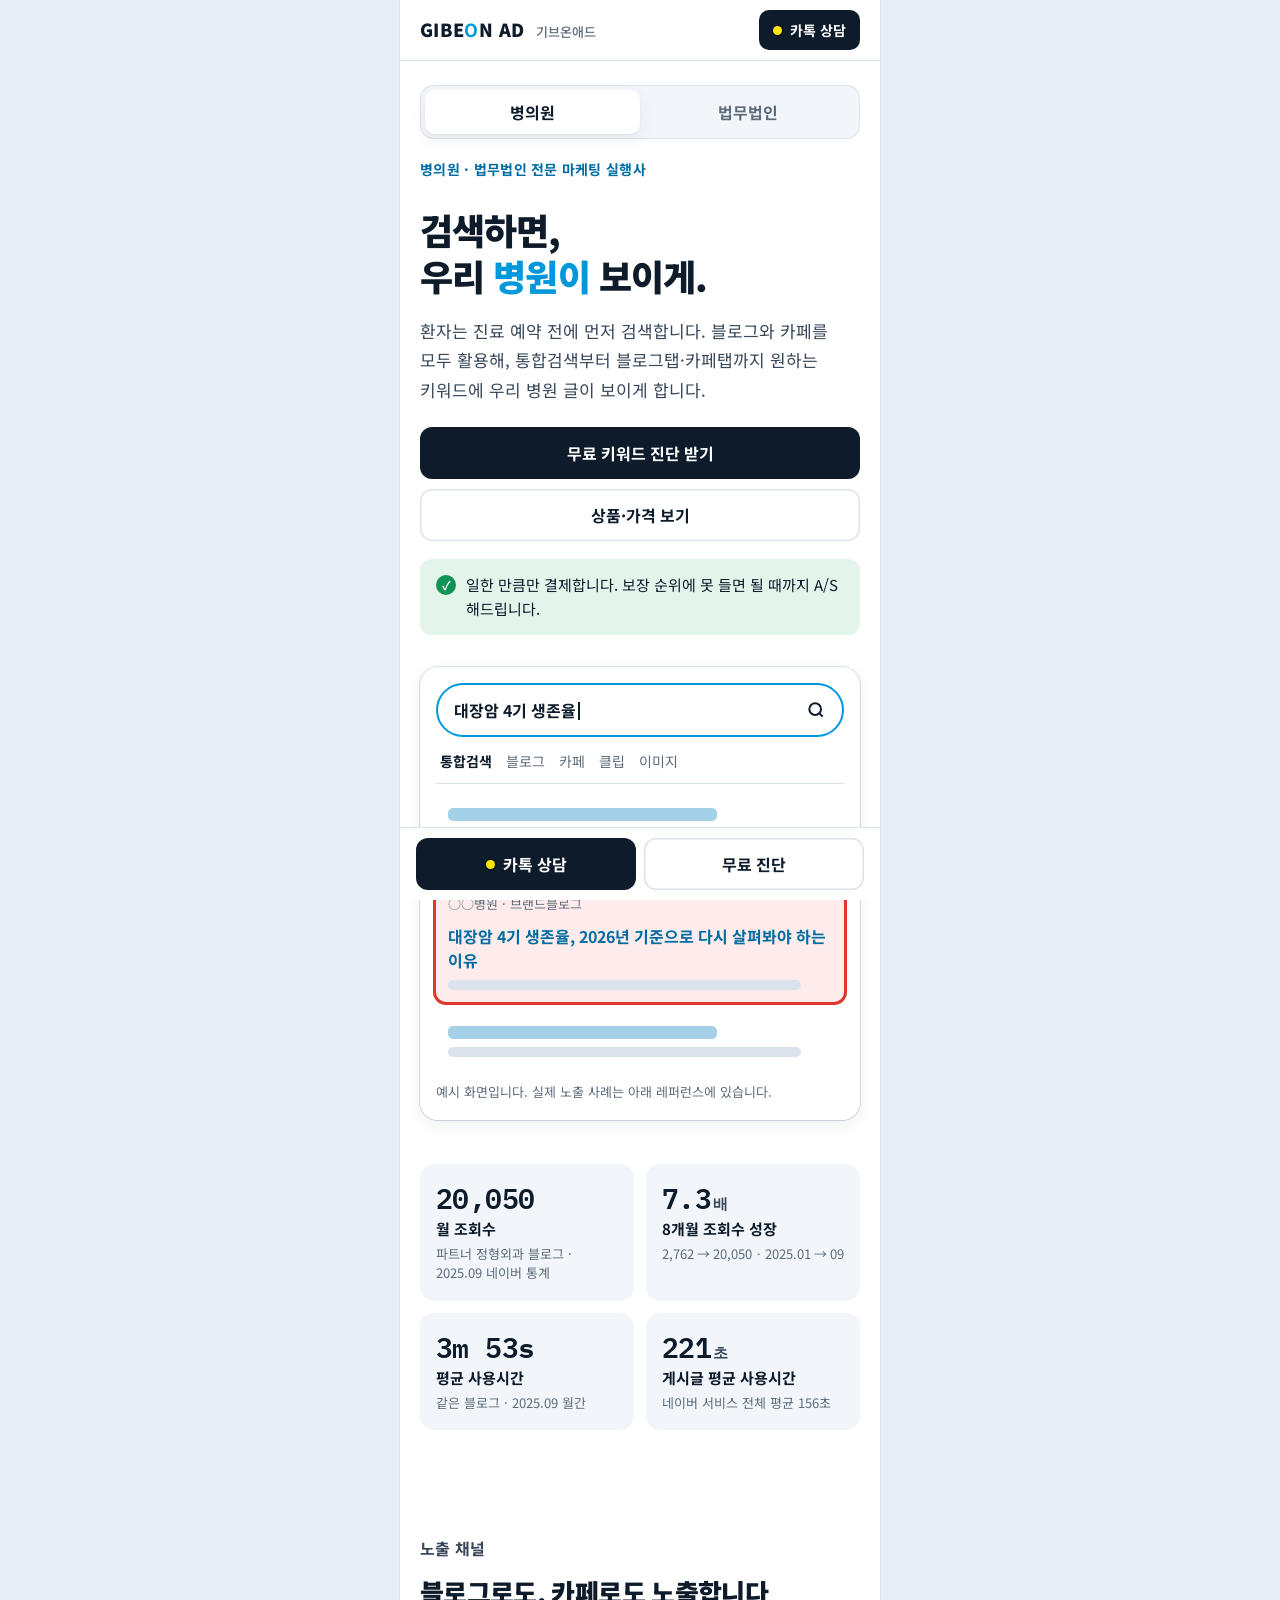
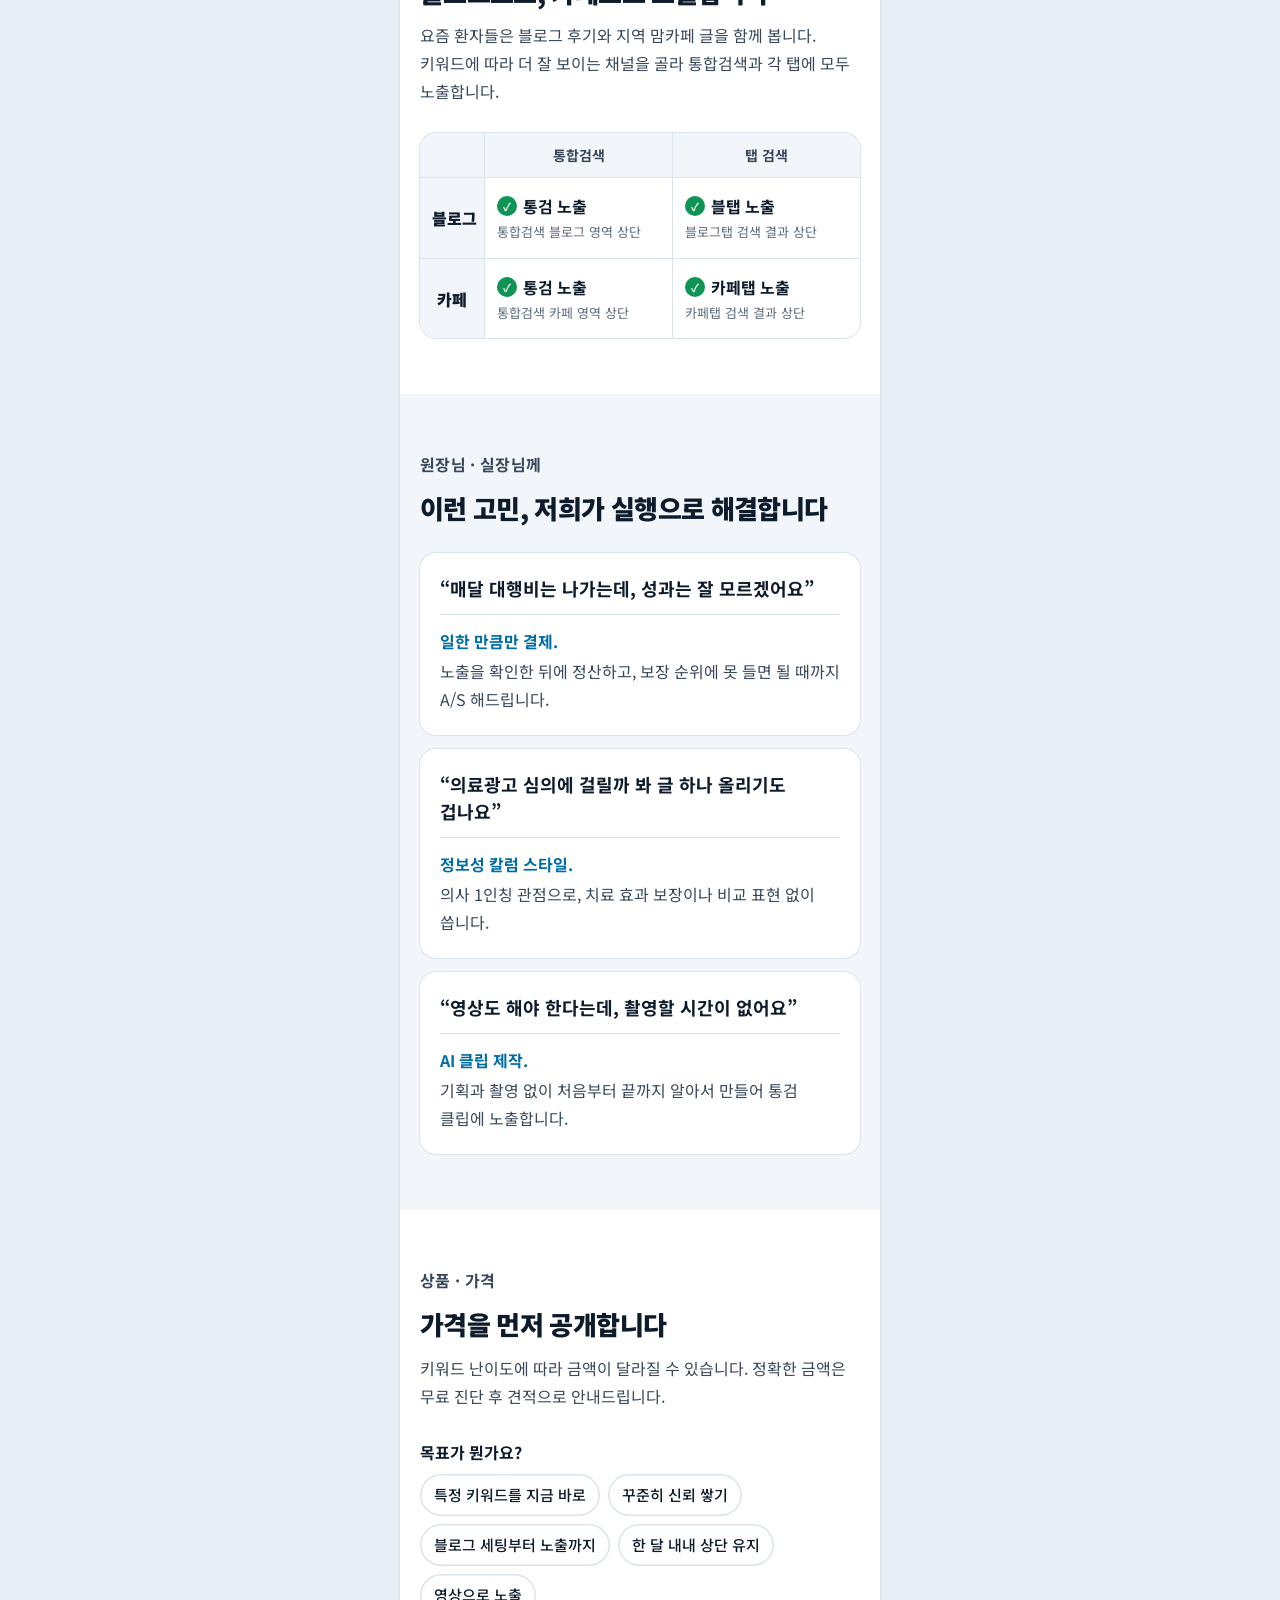
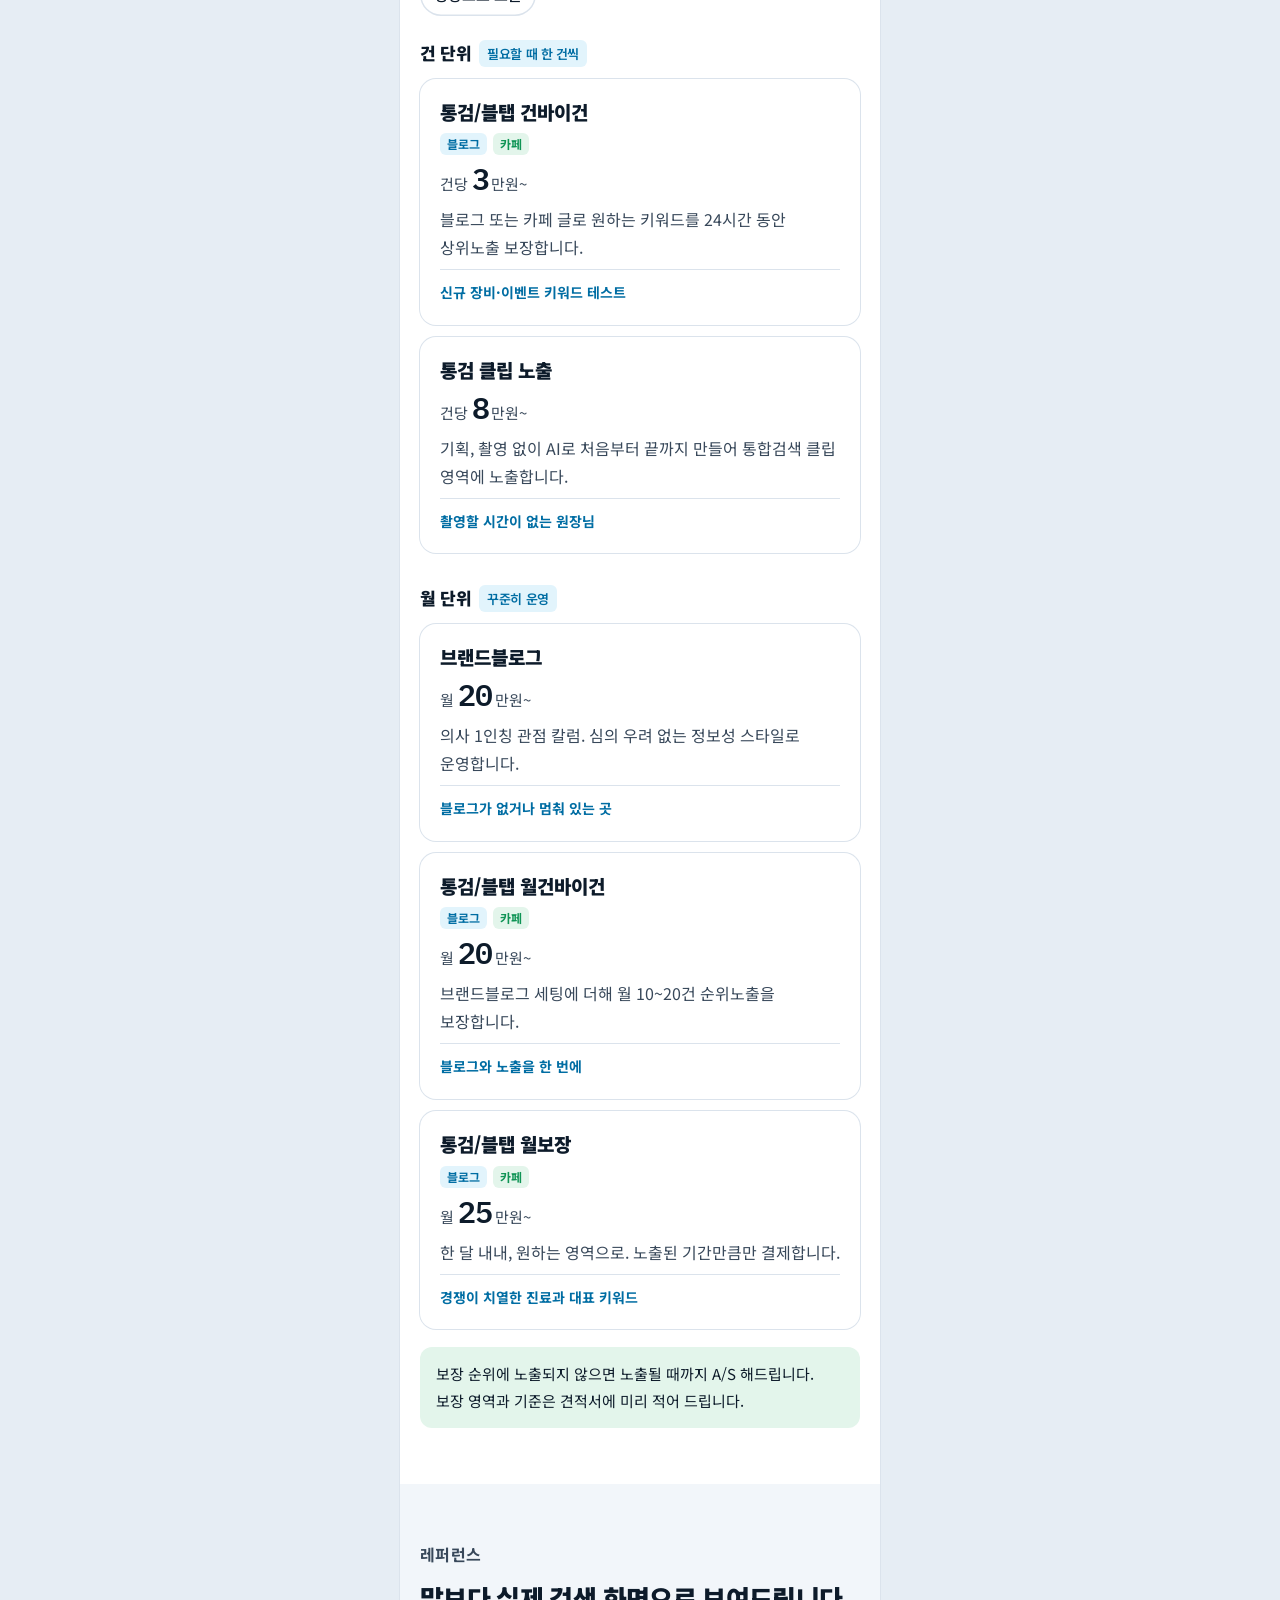
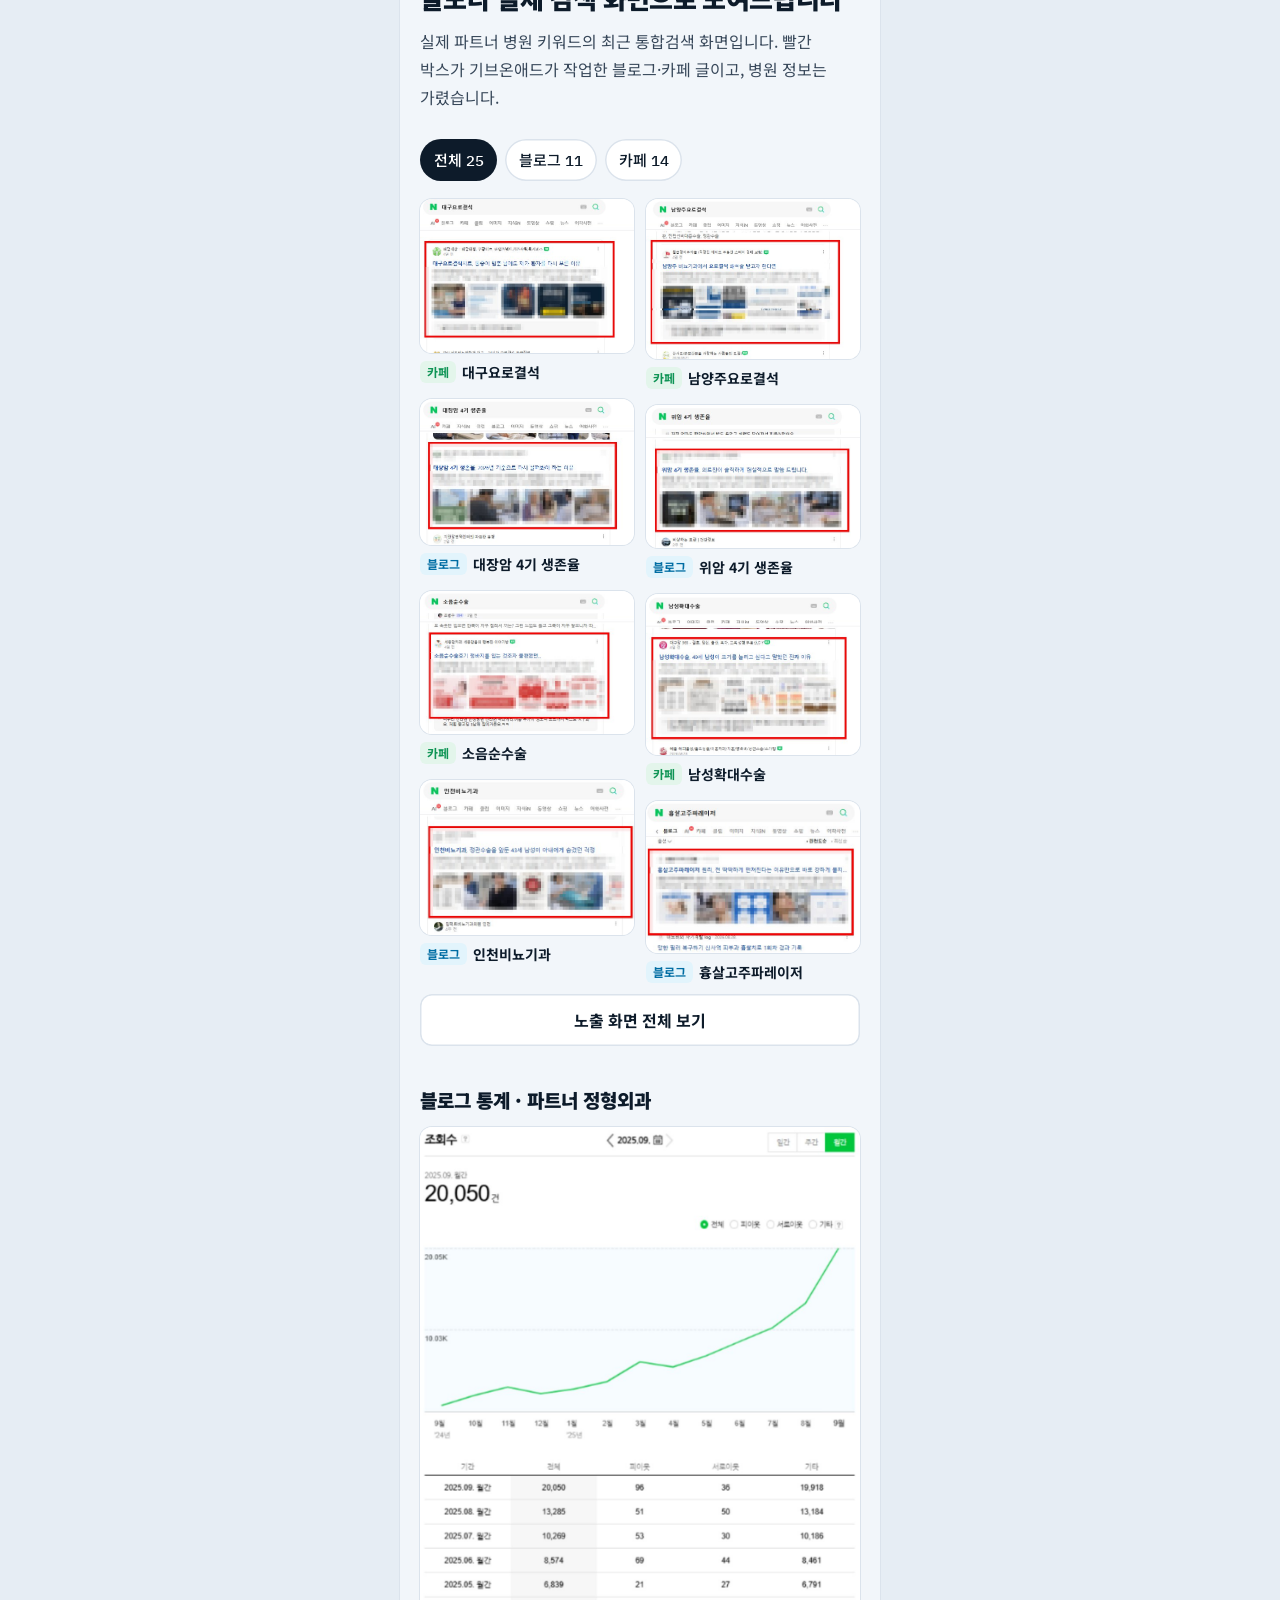
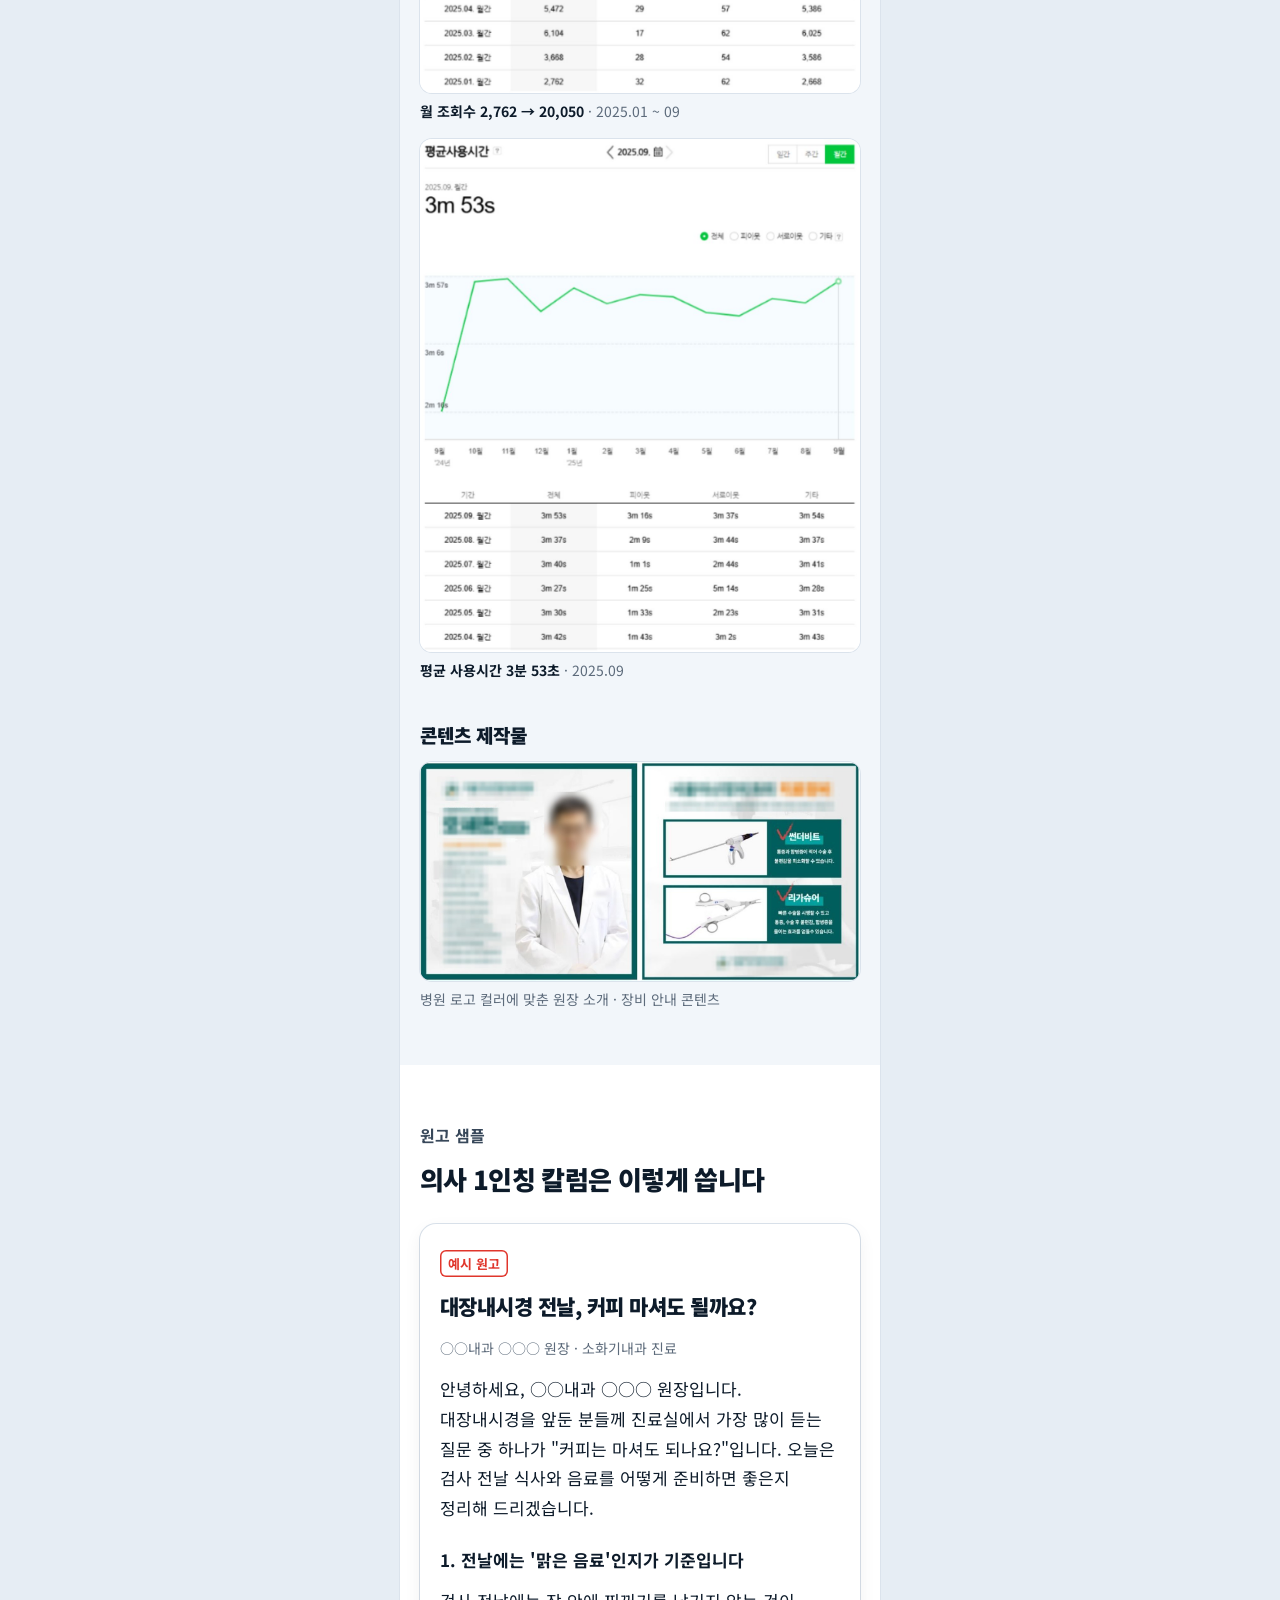
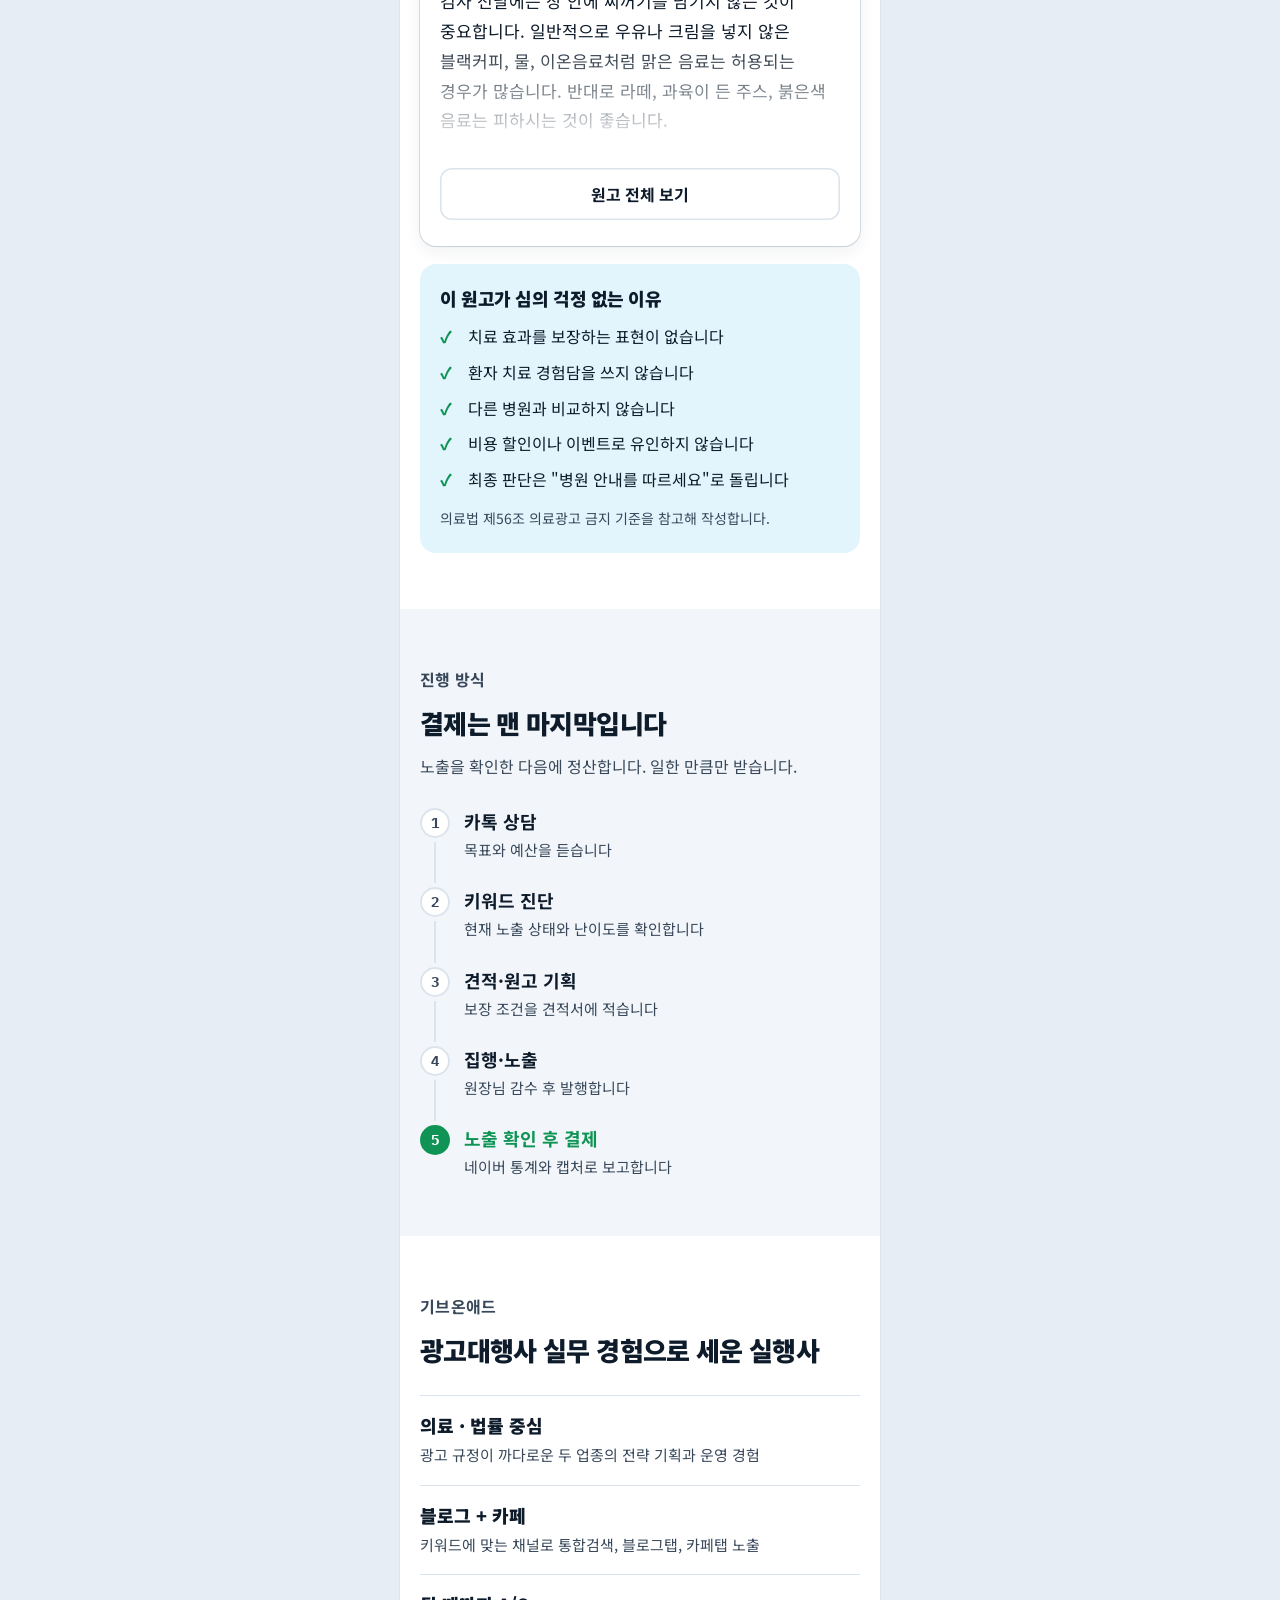
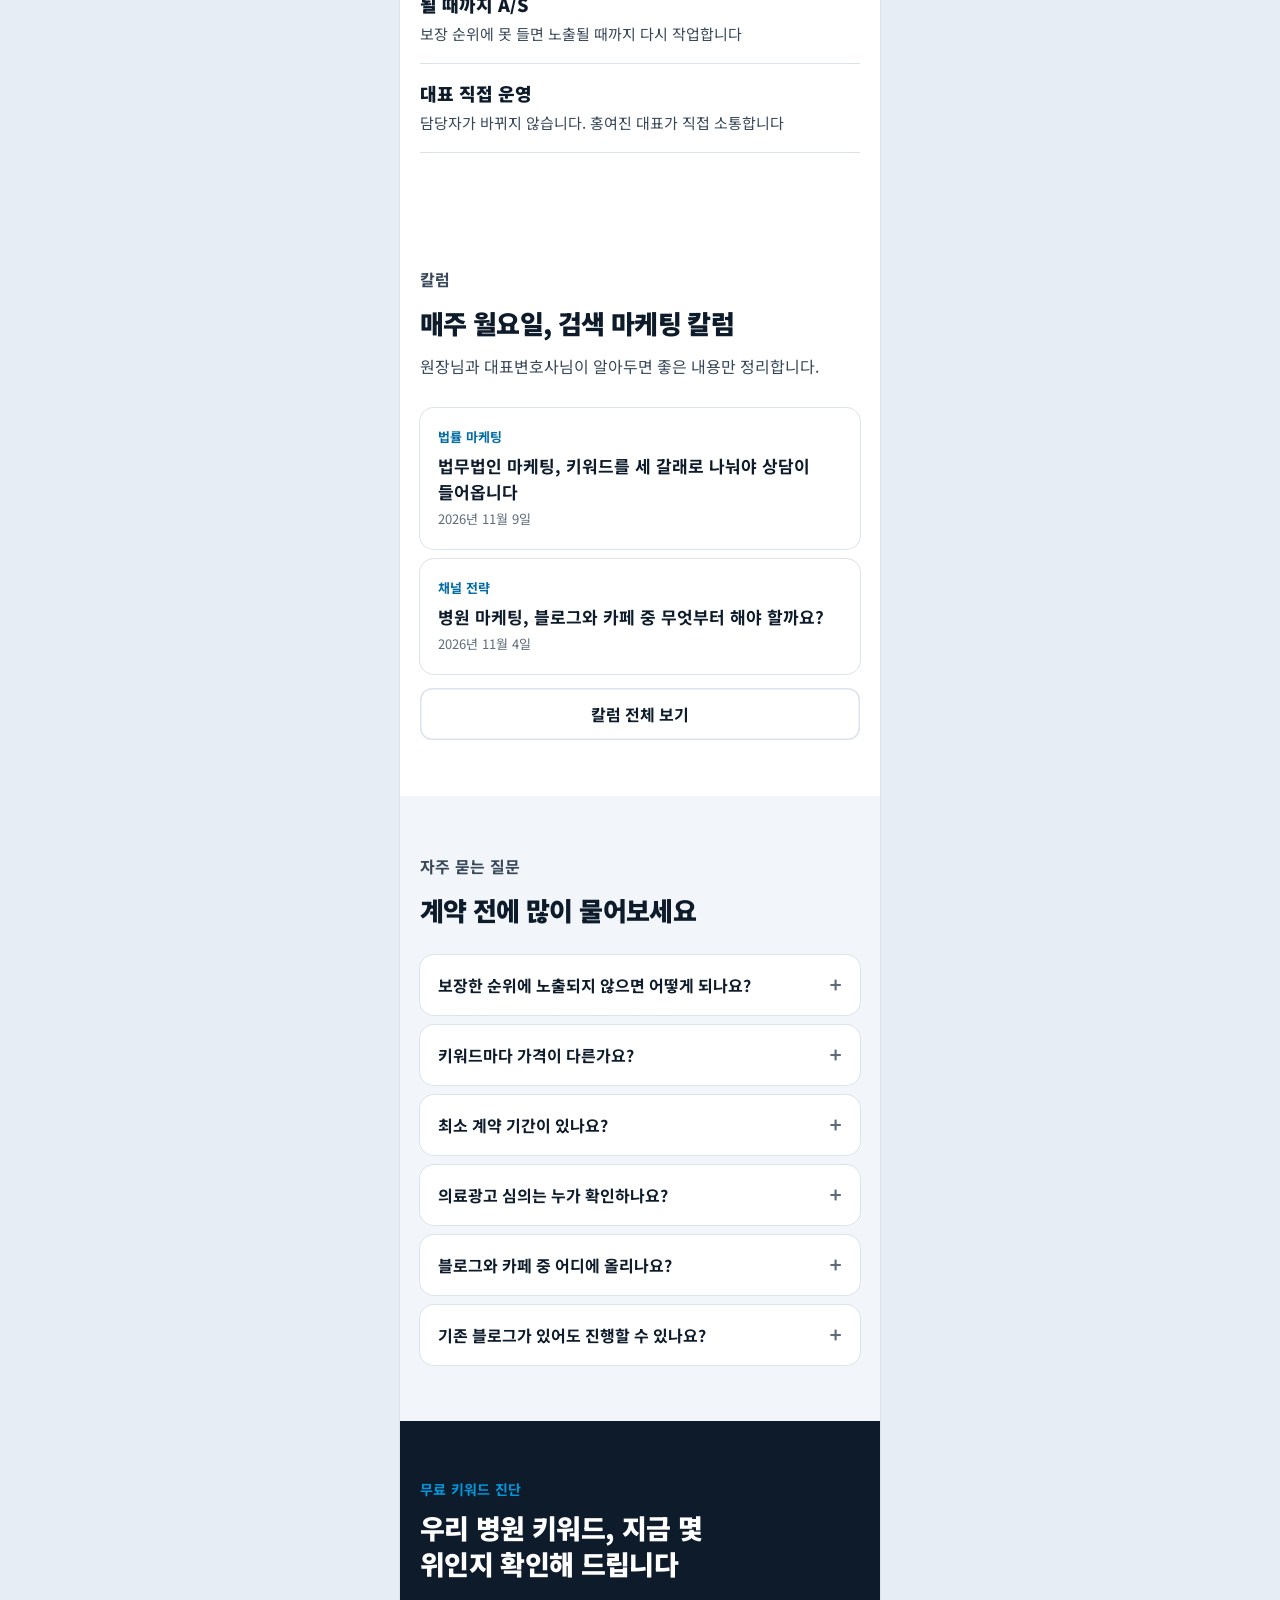
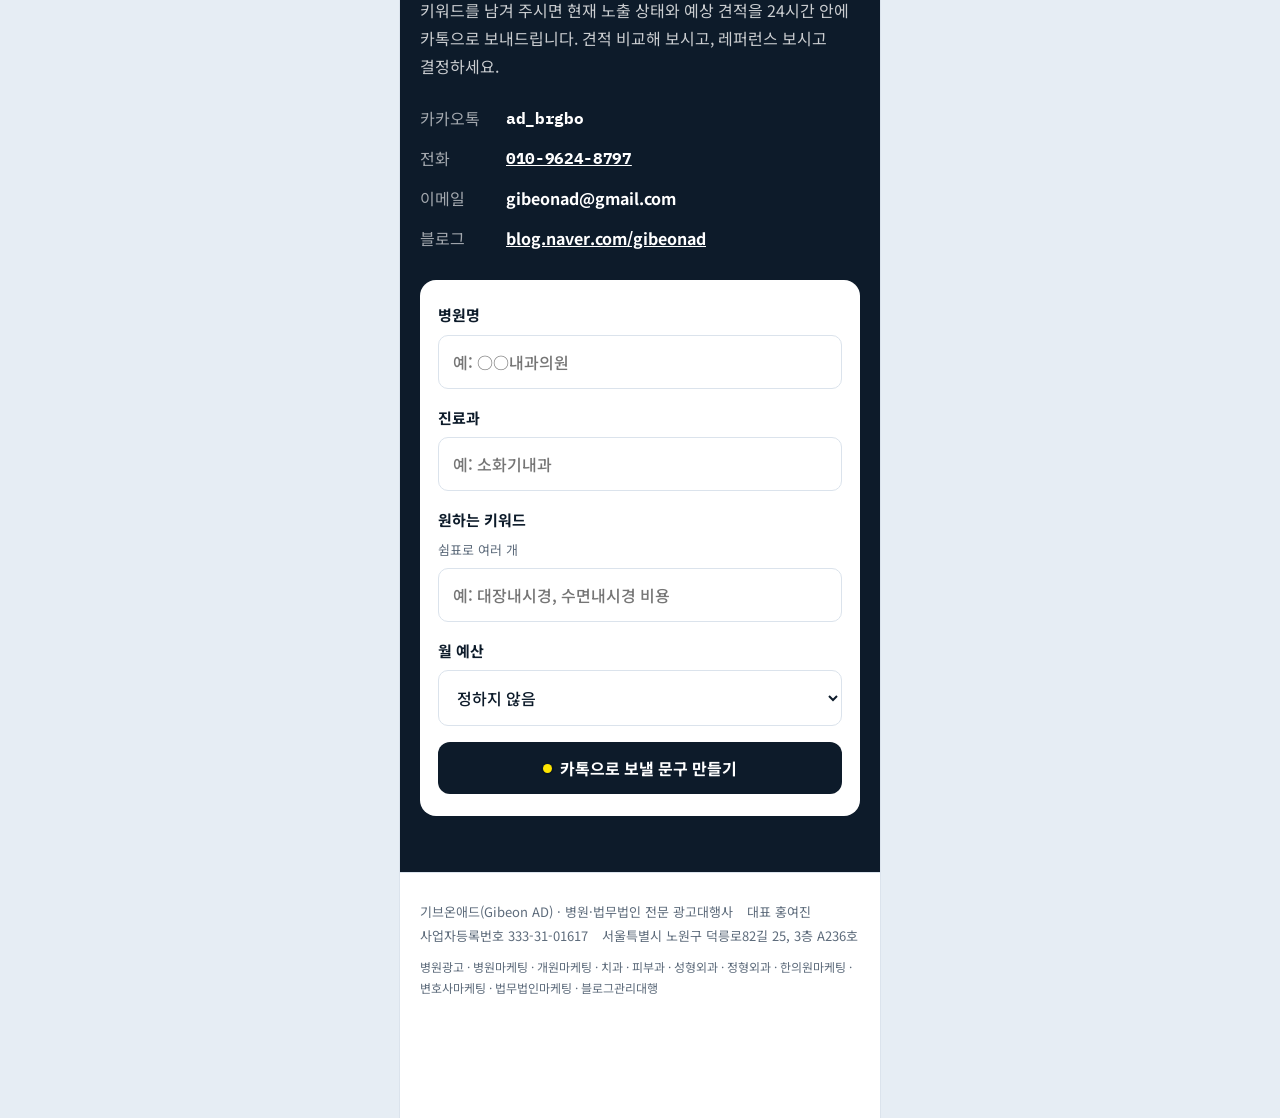
<file: index.html>
<!doctype html>
<html lang="ko">
<head>
<meta charset="utf-8">
<meta name="viewport" content="width=device-width, initial-scale=1, viewport-fit=cover">
<meta name="google-site-verification" content="RT1JnqHDfOc3O64dvuVq-uKh5o_9nTUXbRiHTzjRc80" />
<meta name="naver-site-verification" content="78604ec11e649c1b348e7c0069db5aac2e734b5b" />
<meta name="description" content="병원 및 법무법인 전문 광고대행사, 병원홍보, 병원광고, 개원마케팅, 병원마케팅, 치과, 피부과, 성형외과, 정형외과, 한의원마케팅, 변호사마케팅, 법무법인마케팅, 블로그관리대행">
<meta name="keywords" content="병원광고, 병원마케팅, 병원홍보, 개원마케팅, 치과마케팅, 피부과마케팅, 성형외과마케팅, 정형외과마케팅, 한의원마케팅, 변호사마케팅, 법무법인마케팅, 법률마케팅, 블로그관리대행, 카페마케팅, 광고대행사">
<meta name="robots" content="index,follow">
<meta property="og:type" content="website">
<meta property="og:site_name" content="기브온애드">
<meta property="og:title" content="병원마케팅 대행사 기브온애드 | 병원광고 | 변호사마케팅">
<meta property="og:description" content="병원 및 법무법인 전문 광고대행사, 병원홍보, 병원광고, 개원마케팅, 병원마케팅, 치과, 피부과, 성형외과, 정형외과, 한의원마케팅, 변호사마케팅, 법무법인마케팅, 블로그관리대행">
<meta property="og:url" content="https://gibeonad.netlify.app/">
<meta property="og:image" content="https://gibeonad.netlify.app/og-image.png">
<meta property="og:image:width" content="1200">
<meta property="og:image:height" content="630">
<link rel="canonical" href="https://gibeonad.netlify.app/">
<meta property="og:locale" content="ko_KR">
<link rel="icon" href="favicon.ico" sizes="any">
<link rel="icon" href="favicon.svg" type="image/svg+xml">
<link rel="apple-touch-icon" href="apple-touch-icon.png">
<style>html{color-scheme:light}:root{padding-top:env(safe-area-inset-top,0px);padding-bottom:env(safe-area-inset-bottom,0px)}body{margin:0}img{max-width:100%}</style>
<title>병원마케팅 대행사 기브온애드 | 병원광고 | 변호사마케팅</title>
<link rel="preconnect" href="https://fonts.googleapis.com">
<link rel="preconnect" href="https://fonts.gstatic.com" crossorigin>
<link rel="stylesheet" href="https://fonts.googleapis.com/css2?family=Noto+Sans+KR:wght@400;500;700;900&family=IBM+Plex+Mono:wght@500;600&display=swap">
<style>
/* Layout: 모바일 한 칼럼(최대 480px). 큰 글자, 넉넉한 줄간격, 섹션마다 하나의 메시지. 데스크탑에서는 가운데 폰 폭으로 보입니다. */
:root{
  --bg:#ffffff;
  --bg-2:#f2f6fa;
  --outer:#e6edf4;
  --ink:#0d1b2a;
  --ink-2:#38485a;
  --ink-3:#5d6b7b;
  --line:#dbe3ec;
  --brand:#0098dc;
  --brand-ink:#006da3;
  --brand-soft:#e2f4fc;
  --mark:#e0362c;
  --mark-soft:#fdeceb;
  --ok:#0f9455;
  --ok-soft:#e3f5eb;
  --card:#ffffff;
  --shadow:0 1px 2px rgba(13,27,42,.06),0 6px 18px rgba(13,27,42,.06);
  --f-display:"Noto Sans KR","Apple SD Gothic Neo","Malgun Gothic",sans-serif;
  --f-body:"Noto Sans KR","Apple SD Gothic Neo","Malgun Gothic",sans-serif;
  --f-data:"IBM Plex Mono",ui-monospace,"SFMono-Regular",Menlo,monospace;
  --col:480px;
}
@media (prefers-color-scheme:dark){:root:not([data-theme="light"]){
  --bg:#0c1824;--bg-2:#112232;--outer:#070f17;--ink:#edf3f9;--ink-2:#c3d0dc;--ink-3:#95a6b7;--line:#223a50;
  --brand:#33bdf7;--brand-ink:#7fd6ff;--brand-soft:#0f3045;--mark:#ff5d52;--mark-soft:#3b1816;--ok:#41d08a;--ok-soft:#0f3324;
  --card:#122333;--shadow:0 1px 2px rgba(0,0,0,.3),0 6px 18px rgba(0,0,0,.25);color-scheme:dark}}
:root[data-theme="dark"]{
  --bg:#0c1824;--bg-2:#112232;--outer:#070f17;--ink:#edf3f9;--ink-2:#c3d0dc;--ink-3:#95a6b7;--line:#223a50;
  --brand:#33bdf7;--brand-ink:#7fd6ff;--brand-soft:#0f3045;--mark:#ff5d52;--mark-soft:#3b1816;--ok:#41d08a;--ok-soft:#0f3324;
  --card:#122333;--shadow:0 1px 2px rgba(0,0,0,.3),0 6px 18px rgba(0,0,0,.25);color-scheme:dark}

*{box-sizing:border-box}
[hidden]{display:none!important}
html{background:var(--outer)}
body{background:var(--bg);color:var(--ink);font-family:var(--f-body);font-size:17px;line-height:1.75;-webkit-font-smoothing:antialiased;word-break:keep-all;overflow-wrap:break-word;max-width:var(--col);margin:0 auto;min-height:100vh;box-shadow:0 0 0 1px var(--line)}
body::before{content:"";position:fixed;inset:0 0 auto;height:env(safe-area-inset-top,0px);z-index:60;background:var(--bg)}
a{color:inherit}
h1,h2,h3{font-family:var(--f-display);text-wrap:balance;margin:0;letter-spacing:-.025em;line-height:1.35}
p{margin:0}
.wrap{padding-left:max(20px,env(safe-area-inset-left,0px));padding-right:max(20px,env(safe-area-inset-right,0px))}
.num{font-family:var(--f-data);font-variant-numeric:tabular-nums;letter-spacing:-.02em}
.eyebrow{font-size:14px;font-weight:700;letter-spacing:.02em;color:var(--brand-ink)}
.sec{padding-block:56px}
.sec.alt{background:var(--bg-2)}
.sec-head{display:grid;gap:12px;margin-bottom:28px}
.sec-head h2{font-size:26px;font-weight:900}
.sec-head p{color:var(--ink-2);font-size:16px}
:focus-visible{outline:3px solid var(--brand);outline-offset:2px;border-radius:6px}
.btn{display:inline-flex;align-items:center;justify-content:center;gap:8px;border:0;border-radius:12px;padding:16px 20px;font:700 16px/1 var(--f-body);cursor:pointer;text-decoration:none;white-space:nowrap;min-height:52px}
.btn-primary{background:var(--ink);color:var(--bg)}
.btn-ghost{background:var(--card);color:var(--ink);box-shadow:inset 0 0 0 1.5px var(--line)}
.kakao-dot{width:9px;height:9px;border-radius:50%;background:#fee500;box-shadow:0 0 0 2px rgba(0,0,0,.15)}

/* header */
.top{position:sticky;top:env(safe-area-inset-top,0px);z-index:50;background:var(--bg);border-bottom:1px solid var(--line)}
.top .wrap{display:flex;align-items:center;gap:12px;height:60px}
.logo{font:900 18px/1 var(--f-display);letter-spacing:.02em;text-decoration:none;white-space:nowrap}
.logo b{color:var(--brand)}
.logo small{margin-left:6px;font:500 13px var(--f-body);color:var(--ink-3);letter-spacing:0}
.nav{display:none}
.top .btn{margin-left:auto;padding:10px 14px;font-size:14px;min-height:40px;border-radius:10px}

/* mode toggle */
.mode{display:grid;grid-template-columns:1fr 1fr;padding:5px;border-radius:14px;background:var(--bg-2);box-shadow:inset 0 0 0 1px var(--line)}
.mode button{border:0;background:transparent;color:var(--ink-3);font:700 16px/1 var(--f-body);padding:14px 10px;border-radius:10px;cursor:pointer}
.mode button[aria-pressed="true"]{background:var(--card);color:var(--ink);box-shadow:var(--shadow)}

/* hero */
.hero{padding-block:24px 44px}
.hero .wrap{display:grid;gap:32px}
.hero-copy{display:grid;gap:18px;min-width:0}
.hero h1{font-size:36px;font-weight:900;line-height:1.28;margin-top:6px}
.hero h1 .who{color:var(--brand)}
.hero .lead{font-size:17px;color:var(--ink-2)}
.hero .ctas{display:grid;gap:10px;margin-top:4px}
.hero .ctas .btn{width:100%}
.hero .pay{display:flex;align-items:flex-start;gap:10px;font-size:15px;line-height:1.6;color:var(--ink);background:var(--ok-soft);padding:14px 16px;border-radius:12px}
.hero .pay i{flex:none;width:20px;height:20px;margin-top:2px;border-radius:50%;background:var(--ok);display:inline-grid;place-items:center;color:#fff;font-style:normal;font-size:12px;font-weight:700}

/* search mock */
.serp{background:var(--card);border-radius:18px;box-shadow:var(--shadow),0 0 0 1px var(--line);padding:16px;display:grid;gap:12px;min-width:0}
.sbox{display:flex;align-items:center;gap:10px;border:2px solid var(--brand);border-radius:999px;padding:11px 16px;font-weight:700;font-size:16px}
.sbox svg{flex:none;margin-left:auto}
.sbox .q{min-height:1.4em;white-space:nowrap;overflow:hidden}
.caret{display:inline-block;width:2px;height:1.1em;background:var(--ink);vertical-align:-3px;margin-left:2px;animation:blink 1s steps(1) infinite}
@keyframes blink{50%{opacity:0}}
.tabs-mock{display:flex;gap:14px;font-size:14px;color:var(--ink-3);border-bottom:1px solid var(--line);padding:0 4px 10px;overflow:hidden;white-space:nowrap}
.tabs-mock span:first-child{color:var(--ink);font-weight:700}
.res{display:grid;gap:8px;padding:12px;border-radius:10px}
.res .bar{height:10px;border-radius:5px;background:var(--line)}
.res .bar.t{height:13px;width:70%;background:color-mix(in srgb,var(--brand) 25%,var(--line))}
.res .bar.s{width:92%}.res .bar.s2{width:60%}
.res.ours{position:relative;outline:3px solid var(--mark);background:var(--mark-soft)}
.res.ours .who-line{font-size:13px;color:var(--ink-3)}
.res.ours .title{font-weight:700;color:var(--brand-ink);font-size:16px;line-height:1.5}
.res.ours .tag{position:absolute;top:-13px;right:12px;background:var(--mark);color:#fff;font:700 13px/1 var(--f-body);padding:6px 9px;border-radius:6px}
.serp .note{font-size:13px;color:var(--ink-3)}
@media (prefers-reduced-motion:reduce){.caret{animation:none}}

/* proof */
.proof{padding-block:0 48px}
.proof-grid{display:grid;grid-template-columns:1fr 1fr;gap:12px}
.stat{padding:18px 16px;border-radius:14px;background:var(--bg-2);display:grid;gap:4px;align-content:start;min-width:0}
.proof-grid.three .stat:last-child{grid-column:1/-1}
.stat .v{font-size:28px;font-weight:600;color:var(--ink);line-height:1.15}
.stat .v small{font-size:.55em;color:var(--ink-2);margin-left:2px}
.stat .k{font-weight:700;font-size:15px;line-height:1.45}
.stat .src{font-size:13px;line-height:1.5;color:var(--ink-3)}

/* channels */
.chan{display:grid;grid-template-columns:64px 1fr 1fr;border-radius:16px;overflow:hidden;box-shadow:0 0 0 1px var(--line);background:var(--card)}
.chan>div{padding:16px 12px;border-top:1px solid var(--line);border-left:1px solid var(--line);display:grid;gap:4px;align-content:start;min-width:0}
.chan>div:nth-child(-n+3){border-top:0}.chan>div:nth-child(3n+1){border-left:0}
.chan .hd{background:var(--bg-2);font:700 14px var(--f-display);color:var(--ink-2);text-align:center;padding-block:12px}
.chan .rowh{background:var(--bg-2);font:900 16px var(--f-display);align-content:center;text-align:center}
.chan .cell b{font:700 16px var(--f-display);display:flex;gap:6px;align-items:center}
.chan .cell b::before{content:"✓";width:20px;height:20px;border-radius:50%;background:var(--ok);color:#fff;display:inline-grid;place-items:center;font-size:11px;flex:none}
.chan .cell span{font-size:13px;line-height:1.5;color:var(--ink-3)}

/* pains */
.pains{display:grid;gap:14px}
.pain{display:grid;gap:12px;padding:22px 20px;border-radius:16px;background:var(--card);box-shadow:0 0 0 1px var(--line)}
.pain q{font:700 18px/1.5 var(--f-display);quotes:"“" "”"}
.pain .ans{font-size:16px;color:var(--ink-2);border-top:1px solid var(--line);padding-top:12px}
.pain .ans b{color:var(--brand-ink);display:block;margin-bottom:2px}

/* products */
.picker{display:flex;flex-wrap:wrap;gap:8px;margin-bottom:24px}
.picker .lbl{width:100%;font-weight:700;font-size:16px}
.chip{border:0;background:var(--card);box-shadow:inset 0 0 0 1.5px var(--line);color:var(--ink);font:500 15px/1 var(--f-body);padding:11px 14px;border-radius:999px;cursor:pointer;min-height:42px}
.chip[aria-pressed="true"]{background:var(--ink);color:var(--bg);box-shadow:none}
.pgroups{display:grid;gap:32px}
.pgroup{display:grid;gap:12px;min-width:0}
.pgroup h3{font-size:17px;font-weight:900;display:flex;gap:8px;align-items:center}
.pgroup h3 span{font:600 13px var(--f-body);background:var(--brand-soft);color:var(--brand-ink);padding:4px 8px;border-radius:6px}
.pcards{display:grid;gap:12px}
.pcard{display:grid;gap:8px;padding:20px;border-radius:16px;background:var(--card);box-shadow:0 0 0 1px var(--line);transition:box-shadow .2s;min-width:0}
.pcard.hit{box-shadow:0 0 0 3px var(--mark),var(--shadow)}
.pcard .name{font:900 19px/1.4 var(--f-display)}
.pcard .chs{display:flex}
.pcard .price{font-size:15px;color:var(--ink-2)}
.pcard .price b{font:600 30px/1 var(--f-data);color:var(--ink);margin-right:2px}
.pcard .desc{font-size:16px;color:var(--ink-2)}
.pcard .fit{font-size:14px;color:var(--brand-ink);font-weight:700;padding-top:10px;border-top:1px solid var(--line)}
.pfoot{margin-top:18px;font-size:15px;color:var(--ink);background:var(--ok-soft);padding:14px 16px;border-radius:12px}
.ch{display:inline-block;font:700 12px/1 var(--f-body);padding:5px 7px;border-radius:6px;margin-right:6px;vertical-align:1px}
.ch-blog{background:var(--brand-soft);color:var(--brand-ink)}
.ch-cafe{background:var(--ok-soft);color:var(--ok)}

/* references */
.reftabs{display:flex;gap:8px;margin-bottom:18px}
.serp-strip{columns:2;column-gap:12px}
.serp-strip .shot{break-inside:avoid;margin-bottom:16px}
.serp-strip:not(.all) [data-more]{display:none}
.serp-more{width:100%;margin-top:4px}
.shot{margin:0;display:grid;gap:8px;min-width:0}
.shot button{display:block;width:100%;padding:0;border:0;background:#fff;border-radius:12px;overflow:hidden;box-shadow:0 0 0 1px var(--line);cursor:zoom-in}
.shot img{display:block;width:100%;height:auto}
.shot figcaption{font-size:14px;line-height:1.45;color:var(--ink-3)}
.shot figcaption b{color:var(--ink);font-weight:700}
.statpair{display:grid;gap:18px}
.ref-law{display:grid;grid-template-columns:1fr 1fr;gap:12px;align-items:start}
.ref-law .shot:last-child{grid-column:1/-1}
.subhead{font:900 19px var(--f-display);margin:40px 0 14px}

/* column sample */
.col-grid{display:grid;gap:18px}
.paper{background:var(--card);border-radius:16px;box-shadow:var(--shadow),0 0 0 1px var(--line);padding:26px 20px;display:grid;gap:14px;min-width:0;position:relative}
.paper .sample{justify-self:start;font:700 13px var(--f-body);color:var(--mark);box-shadow:inset 0 0 0 1.5px var(--mark);padding:4px 8px;border-radius:6px}
.paper h3{font-size:21px;font-weight:900;line-height:1.45}
.paper .byline{font-size:14px;color:var(--ink-3)}
.paper h4{margin:10px 0 0;font:700 17px/1.5 var(--f-display)}
.tbl-wrap{overflow-x:auto;margin-inline:-4px}
.paper table{border-collapse:collapse;width:100%;font-size:14px;min-width:420px}
.paper th,.paper td{border-bottom:1px solid var(--line);padding:10px;text-align:left;vertical-align:top;line-height:1.55}
.paper th{background:var(--bg-2);font-weight:700}
.paper .fade{position:relative;max-height:380px;overflow:hidden;display:grid;gap:14px}
.paper .fade::after{content:"";position:absolute;inset:auto 0 0;height:120px;background:linear-gradient(transparent,var(--card))}
.paper.open .fade{max-height:none}.paper.open .fade::after{display:none}
.paper .more{width:100%}
.rules{display:grid;gap:14px;padding:22px 20px;border-radius:16px;background:var(--brand-soft)}
.rules h3{font-size:18px;font-weight:900}
.rules ul{list-style:none;margin:0;padding:0;display:grid;gap:10px}
.rules li{display:grid;grid-template-columns:22px 1fr;gap:6px;font-size:16px;line-height:1.6}
.rules li::before{content:"✓";font-weight:900;color:var(--ok)}
.rules .law-ref{font-size:14px;color:var(--ink-2)}

/* process */
.steps{display:grid;gap:0;counter-reset:s;list-style:none;margin:0;padding:0}
.steps li{position:relative;padding:0 0 24px 44px;display:grid;gap:2px}
.steps li::before{counter-increment:s;content:counter(s);position:absolute;left:0;top:0;width:30px;height:30px;border-radius:50%;background:var(--card);box-shadow:inset 0 0 0 2px var(--line);display:grid;place-items:center;font:700 14px var(--f-data);color:var(--ink-2)}
.steps li::after{content:"";position:absolute;left:14px;top:34px;bottom:4px;width:2px;background:var(--line)}
.steps li:last-child{padding-bottom:0}.steps li:last-child::after{display:none}
.steps li b{font:700 18px/1.5 var(--f-display)}
.steps li span{font-size:15px;color:var(--ink-2)}
.steps li.pay::before{background:var(--ok);box-shadow:none;color:#fff}
.steps li.pay b{color:var(--ok)}

/* trust */
.trust{display:grid;gap:0}
.trust div{display:grid;gap:4px;padding-block:16px;border-top:1px solid var(--line)}
.trust div:last-child{border-bottom:1px solid var(--line)}
.trust b{font:900 18px var(--f-display)}
.trust span{font-size:15px;color:var(--ink-2)}

/* columns */
.col-list{display:grid;gap:10px;margin-bottom:14px}
.col-item{display:grid;gap:4px;padding:18px;border-radius:14px;background:var(--card);box-shadow:0 0 0 1px var(--line);text-decoration:none}
.col-item .c{font-size:13px;font-weight:700;color:var(--brand-ink)}
.col-item b{font-size:17px;line-height:1.5}
.col-item time{font-size:13px;color:var(--ink-3)}
.col-all{width:100%}
/* FAQ */
.faq{display:grid;gap:10px}
.faq details{background:var(--card);border-radius:14px;box-shadow:0 0 0 1px var(--line)}
.faq summary{cursor:pointer;padding:18px;font-weight:700;font-size:16px;line-height:1.5;list-style:none;display:flex;justify-content:space-between;gap:12px}
.faq summary::-webkit-details-marker{display:none}
.faq summary::after{content:"+";font:500 22px/1 var(--f-data);color:var(--ink-3)}
.faq details[open] summary::after{content:"−"}
.faq details p{padding:0 18px 18px;color:var(--ink-2);font-size:16px}

/* diagnose */
.diag{background:var(--ink);color:var(--bg)}
.diag .wrap{display:grid;gap:28px}
.diag .eyebrow{color:var(--brand)}
.diag h2{font-size:27px;font-weight:900;margin-top:8px}
.diag .lead{color:color-mix(in srgb,var(--bg) 78%,var(--ink));margin-top:14px;font-size:16px}
.diag .contact{margin-top:24px;display:grid;gap:12px;font-size:16px}
.diag .contact div{display:flex;gap:14px}
.diag .contact dt{width:72px;flex:none;color:color-mix(in srgb,var(--bg) 62%,var(--ink))}
.diag dl{margin:0}.diag dd{margin:0;font-weight:700;min-width:0}
.form{background:var(--bg);color:var(--ink);border-radius:16px;padding:22px 18px;display:grid;gap:16px}
.form label{display:grid;gap:6px;font-size:15px;font-weight:700}
.form input,.form select{font:500 16px var(--f-body);padding:14px;border-radius:10px;border:1.5px solid var(--line);background:var(--card);color:var(--ink);width:100%;min-height:50px}
.form input:focus{border-color:var(--brand);outline:none}
.form .hint{font-size:13px;color:var(--ink-3);font-weight:400}
.form .btn{width:100%}
.form .out{display:none;gap:10px;padding:14px;border-radius:10px;background:var(--bg-2);font-size:15px}
.form .out.show{display:grid}
.form .out pre{margin:0;white-space:pre-wrap;font:500 15px/1.6 var(--f-body)}

footer{padding-block:28px 120px;font-size:13px;line-height:1.7;color:var(--ink-3);border-top:1px solid var(--line)}
footer .fkw{display:block;margin-top:10px;font-size:12px;color:var(--ink-3)}
footer .wrap{display:flex;flex-wrap:wrap;gap:2px 14px}

/* bottom bar */
.mbar{display:flex;position:fixed;left:50%;transform:translateX(-50%);width:100%;max-width:var(--col);bottom:0;z-index:55;gap:8px;background:var(--bg);border-top:1px solid var(--line);padding:10px max(16px,env(safe-area-inset-right,0px)) calc(10px + env(safe-area-inset-bottom,0px)) max(16px,env(safe-area-inset-left,0px))}
.mbar .btn{flex:1}
.toast{position:fixed;left:50%;bottom:calc(90px + env(safe-area-inset-bottom,0px));transform:translateX(-50%);background:var(--ink);color:var(--bg);padding:12px 16px;border-radius:10px;font-size:14px;z-index:70;opacity:0;pointer-events:none;transition:opacity .2s;width:max-content;max-width:calc(100% - 32px)}
.toast.show{opacity:1}

dialog{border:0;padding:0;border-radius:14px;max-width:min(var(--col),94vw);max-height:90vh;background:var(--card);overflow:auto}
dialog::backdrop{background:rgba(5,12,20,.75)}
dialog img{display:block;width:100%;height:auto}
dialog .x{position:sticky;top:8px;float:right;margin:8px;z-index:2;min-height:40px;padding:10px 14px}
</style>
</head>
<body>


<header class="top">
  <div class="wrap">
    <a class="logo" href="#top">GIBE<b>O</b>N AD <small>기브온애드</small></a>
    <nav class="nav" aria-label="주요 메뉴">
      <a href="#products">상품·가격</a>
      <a href="#reference">레퍼런스</a>
      <a href="#column">원고 샘플</a>
      <a href="#process">진행 방식</a>
      <a href="#diagnose">무료 진단</a>
    </nav>
    <button class="btn btn-primary js-kakao" type="button"><span class="kakao-dot"></span>카톡 상담</button>
  </div>
</header>

<main id="top">
<section class="hero">
  <div class="wrap">
    <div class="hero-copy">
      <div class="mode" role="group" aria-label="업종 선택">
        <button type="button" data-mode="h" aria-pressed="true">병의원</button>
        <button type="button" data-mode="l" aria-pressed="false">법무법인</button>
      </div>
      <p class="eyebrow">병의원 · 법무법인 전문 마케팅 실행사</p>
      <h1>검색하면,<br>우리 <span class="who" data-h="병원이" data-l="사무소가">병원이</span> 보이게.</h1>
      <p class="lead" data-h="환자는 진료 예약 전에 먼저 검색합니다. 블로그와 카페를 모두 활용해, 통합검색부터 블로그탭·카페탭까지 원하는 키워드에 우리 병원 글이 보이게 합니다." data-l="의뢰인은 상담 전에 먼저 검색합니다. 사건이 생긴 그 순간, 블로그와 카페를 모두 활용해 지역 키워드와 사건 분야 키워드에 우리 사무소 글이 보이게 합니다.">환자는 진료 예약 전에 먼저 검색합니다. 블로그와 카페를 모두 활용해, 통합검색부터 블로그탭·카페탭까지 원하는 키워드에 우리 병원 글이 보이게 합니다.</p>
      <div class="ctas">
        <a class="btn btn-primary" href="#diagnose">무료 키워드 진단 받기</a>
        <a class="btn btn-ghost" href="#products">상품·가격 보기</a>
      </div>
      <p class="pay"><i>✓</i>일한 만큼만 결제합니다. 보장 순위에 못 들면 될 때까지 A/S 해드립니다.</p>
    </div>

    <div class="serp" aria-label="검색 노출 예시 화면">
      <div class="sbox"><span class="q"><span id="q"></span><span class="caret"></span></span>
        <svg width="20" height="20" viewBox="0 0 24 24" fill="none" stroke="currentColor" stroke-width="2.4" aria-hidden="true"><circle cx="11" cy="11" r="7"/><path d="m20 20-3.5-3.5"/></svg></div>
      <div class="tabs-mock"><span>통합검색</span><span>블로그</span><span>카페</span><span>클립</span><span>이미지</span></div>
      <div class="res"><div class="bar t"></div><div class="bar s"></div><div class="bar s2"></div></div>
      <div class="res ours">
        <span class="tag" id="ours-tag">우리 병원</span>
        <div class="who-line" id="ours-who">○○내과 · 브랜드블로그</div>
        <div class="title" id="ours-title"></div>
        <div class="bar s"></div>
      </div>
      <div class="res"><div class="bar t"></div><div class="bar s"></div></div>
      <p class="note">예시 화면입니다. 실제 노출 사례는 아래 레퍼런스에 있습니다.</p>
    </div>
  </div>
</section>

<section class="proof" aria-label="실제 성과 수치">
  <div class="wrap">
    <div class="proof-grid" data-show="h">
      <div class="stat"><span class="v num" data-count="20050">20,050</span><span class="k">월 조회수</span><span class="src">파트너 정형외과 블로그 · 2025.09 네이버 통계</span></div>
      <div class="stat"><span class="v num">7.3<small>배</small></span><span class="k">8개월 조회수 성장</span><span class="src">2,762 → 20,050 · 2025.01 → 09</span></div>
      <div class="stat"><span class="v num">3m 53s</span><span class="k">평균 사용시간</span><span class="src">같은 블로그 · 2025.09 월간</span></div>
      <div class="stat"><span class="v num">221<small>초</small></span><span class="k">게시글 평균 사용시간</span><span class="src">네이버 서비스 전체 평균 156초</span></div>
    </div>
    <div class="proof-grid three" data-show="l" hidden>
      <div class="stat"><span class="v num" data-count="3481">3,481</span><span class="k">월 조회수</span><span class="src">파트너 법률사무소 블로그 · 2026.10 네이버 통계</span></div>
      <div class="stat"><span class="v num">+43<small>%</small></span><span class="k">전월 대비 조회수</span><span class="src">2,436 → 3,481 · 2026.09 → 10</span></div>
      <div class="stat"><span class="v num">2<small>개 지역</small></span><span class="k">대표 키워드 통합검색 상단 노출</span><span class="src">'인천변호사' · '일산변호사'</span></div>
    </div>
  </div>
</section>

<section class="sec" id="channels">
  <div class="wrap">
    <div class="sec-head">
      <p class="eyebrow">노출 채널</p>
      <h2>블로그로도, 카페로도 노출합니다</h2>
      <p data-h="요즘 환자들은 블로그 후기와 지역 맘카페 글을 함께 봅니다. 키워드에 따라 더 잘 보이는 채널을 골라 통합검색과 각 탭에 모두 노출합니다." data-l="의뢰인은 블로그 칼럼과 지역 카페 글을 함께 봅니다. 키워드에 따라 더 잘 보이는 채널을 골라 통합검색과 각 탭에 모두 노출합니다.">요즘 환자들은 블로그 후기와 지역 맘카페 글을 함께 봅니다. 키워드에 따라 더 잘 보이는 채널을 골라 통합검색과 각 탭에 모두 노출합니다.</p>
    </div>
    <div class="chan" role="table" aria-label="채널별 노출 가능 영역">
      <div class="hd" role="columnheader"></div>
      <div class="hd" role="columnheader">통합검색</div>
      <div class="hd" role="columnheader">탭 검색</div>
      <div class="rowh" role="rowheader">블로그</div>
      <div class="cell"><b>통검 노출</b><span>통합검색 블로그 영역 상단</span></div>
      <div class="cell"><b>블탭 노출</b><span>블로그탭 검색 결과 상단</span></div>
      <div class="rowh" role="rowheader">카페</div>
      <div class="cell"><b>통검 노출</b><span>통합검색 카페 영역 상단</span></div>
      <div class="cell"><b>카페탭 노출</b><span>카페탭 검색 결과 상단</span></div>
    </div>
  </div>
</section>

<section class="sec alt" id="pains">
  <div class="wrap">
    <div class="sec-head">
      <p class="eyebrow" data-h="원장님 · 실장님께" data-l="대표변호사님 · 사무장님께">원장님 · 실장님께</p>
      <h2>이런 고민, 저희가 실행으로 해결합니다</h2>
    </div>
    <div class="pains" data-show="h">
      <div class="pain"><q>매달 대행비는 나가는데, 성과는 잘 모르겠어요</q><p class="ans"><b>일한 만큼만 결제.</b> 노출을 확인한 뒤에 정산하고, 보장 순위에 못 들면 될 때까지 A/S 해드립니다.</p></div>
      <div class="pain"><q>의료광고 심의에 걸릴까 봐 글 하나 올리기도 겁나요</q><p class="ans"><b>정보성 칼럼 스타일.</b> 의사 1인칭 관점으로, 치료 효과 보장이나 비교 표현 없이 씁니다.</p></div>
      <div class="pain"><q>영상도 해야 한다는데, 촬영할 시간이 없어요</q><p class="ans"><b>AI 클립 제작.</b> 기획과 촬영 없이 처음부터 끝까지 알아서 만들어 통검 클립에 노출합니다.</p></div>
    </div>
    <div class="pains" data-show="l" hidden>
      <div class="pain"><q>예전만큼 상담 문의가 들어오지 않아요</q><p class="ans"><b>지역·분야 키워드 공략.</b> '○○변호사', '이혼 재산분할'처럼 의뢰인이 실제로 치는 키워드에 노출합니다.</p></div>
      <div class="pain"><q>변호사 광고 규정이 애매해서 직접 쓰기 부담돼요</q><p class="ans"><b>규정을 지키는 원고.</b> 결과 보장, 비교, '전문' 표기 기준을 지켜서 작성합니다.</p></div>
      <div class="pain"><q>칼럼 쓸 시간이 없어요</q><p class="ans"><b>변호사님은 감수만.</b> 키워드 기획, 원고 작성, 발행까지 저희가 하고 최종 확인만 받습니다.</p></div>
    </div>
  </div>
</section>

<section class="sec" id="products">
  <div class="wrap">
    <div class="sec-head">
      <p class="eyebrow">상품 · 가격</p>
      <h2>가격을 먼저 공개합니다</h2>
      <p>키워드 난이도에 따라 금액이 달라질 수 있습니다. 정확한 금액은 무료 진단 후 견적으로 안내드립니다.</p>
    </div>
    <div class="picker" role="group" aria-label="목표로 상품 찾기">
      <span class="lbl">목표가 뭔가요?</span>
      <button class="chip" type="button" data-pick="gbg">특정 키워드를 지금 바로</button>
      <button class="chip" type="button" data-pick="blog">꾸준히 신뢰 쌓기</button>
      <button class="chip" type="button" data-pick="mgbg">블로그 세팅부터 노출까지</button>
      <button class="chip" type="button" data-pick="month">한 달 내내 상단 유지</button>
      <button class="chip" type="button" data-pick="clip">영상으로 노출</button>
    </div>
    <div class="pgroups">
      <div class="pgroup">
        <h3>건 단위 <span>필요할 때 한 건씩</span></h3>
        <div class="pcards">
          <article class="pcard" data-p="gbg">
            <p class="name">통검/블탭 건바이건</p>
            <p class="chs"><span class="ch ch-blog">블로그</span><span class="ch ch-cafe">카페</span></p>
            <p class="price">건당 <b class="num">3</b>만원~</p>
            <p class="desc">블로그 또는 카페 글로 원하는 키워드를 24시간 동안 상위노출 보장합니다.</p>
            <p class="fit" data-h="신규 장비·이벤트 키워드 테스트" data-l="특정 사건 분야 키워드 테스트">신규 장비·이벤트 키워드 테스트</p>
          </article>
          <article class="pcard" data-p="clip">
            <p class="name">통검 클립 노출</p>
            <p class="price">건당 <b class="num">8</b>만원~</p>
            <p class="desc">기획, 촬영 없이 AI로 처음부터 끝까지 만들어 통합검색 클립 영역에 노출합니다.</p>
            <p class="fit" data-h="촬영할 시간이 없는 원장님" data-l="촬영할 시간이 없는 변호사님">촬영할 시간이 없는 원장님</p>
          </article>
        </div>
      </div>
      <div class="pgroup monthly">
        <h3>월 단위 <span>꾸준히 운영</span></h3>
        <div class="pcards">
          <article class="pcard" data-p="blog">
            <p class="name">브랜드블로그</p>
            <p class="price">월 <b class="num">20</b>만원~</p>
            <p class="desc" data-h="의사 1인칭 관점 칼럼. 심의 우려 없는 정보성 스타일로 운영합니다." data-l="변호사 1인칭 관점 칼럼. 광고 규정을 지키는 정보성 스타일로 운영합니다.">의사 1인칭 관점 칼럼. 심의 우려 없는 정보성 스타일로 운영합니다.</p>
            <p class="fit">블로그가 없거나 멈춰 있는 곳</p>
          </article>
          <article class="pcard" data-p="mgbg">
            <p class="name">통검/블탭 월건바이건</p>
            <p class="chs"><span class="ch ch-blog">블로그</span><span class="ch ch-cafe">카페</span></p>
            <p class="price">월 <b class="num">20</b>만원~</p>
            <p class="desc">브랜드블로그 세팅에 더해 월 10~20건 순위노출을 보장합니다.</p>
            <p class="fit">블로그와 노출을 한 번에</p>
          </article>
          <article class="pcard" data-p="month">
            <p class="name">통검/블탭 월보장</p>
            <p class="chs"><span class="ch ch-blog">블로그</span><span class="ch ch-cafe">카페</span></p>
            <p class="price">월 <b class="num">25</b>만원~</p>
            <p class="desc">한 달 내내, 원하는 영역으로. 노출된 기간만큼만 결제합니다.</p>
            <p class="fit" data-h="경쟁이 치열한 진료과 대표 키워드" data-l="'○○변호사' 같은 지역 대표 키워드">경쟁이 치열한 진료과 대표 키워드</p>
          </article>
        </div>
      </div>
    </div>
    <p class="pfoot">보장 순위에 노출되지 않으면 노출될 때까지 A/S 해드립니다. 보장 영역과 기준은 견적서에 미리 적어 드립니다.</p>
  </div>
</section>

<section class="sec alt" id="reference">
  <div class="wrap">
    <div class="sec-head">
      <p class="eyebrow">레퍼런스</p>
      <h2>말보다 실제 검색 화면으로 보여드립니다</h2>
      <p data-h="실제 파트너 병원 키워드의 최근 통합검색 화면입니다. 빨간 박스가 기브온애드가 작업한 블로그·카페 글이고, 병원 정보는 가렸습니다." data-l="실제 파트너 법률사무소의 통합검색 노출 화면과 네이버 블로그 통계입니다. 사무소 정보는 가렸습니다.">실제 파트너 병원 키워드의 최근 통합검색 화면입니다. 빨간 박스가 기브온애드가 작업한 블로그·카페 글이고, 병원 정보는 가렸습니다.</p>
    </div>

    <div data-show="h">
      <div class="reftabs" role="group" aria-label="채널별 보기">
        <button class="chip" type="button" data-ch-filter="all" aria-pressed="true">전체 <span class="num">25</span></button>
        <button class="chip" type="button" data-ch-filter="blog" aria-pressed="false">블로그 <span class="num">11</span></button>
        <button class="chip" type="button" data-ch-filter="cafe" aria-pressed="false">카페 <span class="num">14</span></button>
      </div>
      <div class="serp-strip" id="serp-strip">
        <figure class="shot" data-ch="cafe"><button type="button" data-zoom="img/s00.jpg"><img src="img/s00.jpg" width="541" height="389" alt="'대구요로결석' 검색 결과에 노출된 카페 글" loading="lazy"></button><figcaption><span class="ch ch-cafe">카페</span><b>대구요로결석</b></figcaption></figure>
        <figure class="shot" data-ch="blog"><button type="button" data-zoom="img/s07.jpg"><img src="img/s07.jpg" width="525" height="359" alt="'대장암 4기 생존율' 검색 결과에 노출된 블로그 글" loading="lazy"></button><figcaption><span class="ch ch-blog">블로그</span><b>대장암 4기 생존율</b></figcaption></figure>
        <figure class="shot" data-ch="cafe"><button type="button" data-zoom="img/s02.jpg"><img src="img/s02.jpg" width="548" height="366" alt="'소음순수술' 검색 결과에 노출된 카페 글" loading="lazy"></button><figcaption><span class="ch ch-cafe">카페</span><b>소음순수술</b></figcaption></figure>
        <figure class="shot" data-ch="blog"><button type="button" data-zoom="img/s20.jpg"><img src="img/s20.jpg" width="492" height="356" alt="'인천비뇨기과' 검색 결과에 노출된 블로그 글" loading="lazy"></button><figcaption><span class="ch ch-blog">블로그</span><b>인천비뇨기과</b></figcaption></figure>
        <figure class="shot" data-ch="cafe"><button type="button" data-zoom="img/s13.jpg"><img src="img/s13.jpg" width="555" height="414" alt="'남양주요로결석' 검색 결과에 노출된 카페 글" loading="lazy"></button><figcaption><span class="ch ch-cafe">카페</span><b>남양주요로결석</b></figcaption></figure>
        <figure class="shot" data-ch="blog"><button type="button" data-zoom="img/s11.jpg"><img src="img/s11.jpg" width="519" height="348" alt="'위암 4기 생존율' 검색 결과에 노출된 블로그 글" loading="lazy"></button><figcaption><span class="ch ch-blog">블로그</span><b>위암 4기 생존율</b></figcaption></figure>
        <figure class="shot" data-ch="cafe"><button type="button" data-zoom="img/s17.jpg"><img src="img/s17.jpg" width="527" height="396" alt="'남성확대수술' 검색 결과에 노출된 카페 글" loading="lazy"></button><figcaption><span class="ch ch-cafe">카페</span><b>남성확대수술</b></figcaption></figure>
        <figure class="shot" data-ch="blog"><button type="button" data-zoom="img/s04.jpg"><img src="img/s04.jpg" width="476" height="338" alt="'흉살고주파레이저' 검색 결과에 노출된 블로그 글" loading="lazy"></button><figcaption><span class="ch ch-blog">블로그</span><b>흉살고주파레이저</b></figcaption></figure>
        <figure class="shot" data-ch="cafe" data-more><button type="button" data-zoom="img/s03.jpg"><img src="img/s03.jpg" width="577" height="403" alt="'인천비뇨기과' 검색 결과에 노출된 카페 글" loading="lazy"></button><figcaption><span class="ch ch-cafe">카페</span><b>인천비뇨기과</b></figcaption></figure>
        <figure class="shot" data-ch="blog" data-more><button type="button" data-zoom="img/s08.jpg"><img src="img/s08.jpg" width="513" height="354" alt="'흉수천자 부작용' 검색 결과에 노출된 블로그 글" loading="lazy"></button><figcaption><span class="ch ch-blog">블로그</span><b>흉수천자 부작용</b></figcaption></figure>
        <figure class="shot" data-ch="cafe" data-more><button type="button" data-zoom="img/s05.jpg"><img src="img/s05.jpg" width="513" height="368" alt="'질성형수술' 검색 결과에 노출된 카페 글" loading="lazy"></button><figcaption><span class="ch ch-cafe">카페</span><b>질성형수술</b></figcaption></figure>
        <figure class="shot" data-ch="blog" data-more><button type="button" data-zoom="img/s09.jpg"><img src="img/s09.jpg" width="471" height="346" alt="'대장암 변 모양' 검색 결과에 노출된 블로그 글" loading="lazy"></button><figcaption><span class="ch ch-blog">블로그</span><b>대장암 변 모양</b></figcaption></figure>
        <figure class="shot" data-ch="cafe" data-more><button type="button" data-zoom="img/s16.jpg"><img src="img/s16.jpg" width="518" height="355" alt="'음경확대' 검색 결과에 노출된 카페 글" loading="lazy"></button><figcaption><span class="ch ch-cafe">카페</span><b>음경확대</b></figcaption></figure>
        <figure class="shot" data-ch="blog" data-more><button type="button" data-zoom="img/s10.jpg"><img src="img/s10.jpg" width="476" height="363" alt="'항암치료 종류' 검색 결과에 노출된 블로그 글" loading="lazy"></button><figcaption><span class="ch ch-blog">블로그</span><b>항암치료 종류</b></figcaption></figure>
        <figure class="shot" data-ch="cafe" data-more><button type="button" data-zoom="img/s18.jpg"><img src="img/s18.jpg" width="507" height="369" alt="'대구비뇨기과' 검색 결과에 노출된 카페 글" loading="lazy"></button><figcaption><span class="ch ch-cafe">카페</span><b>대구비뇨기과</b></figcaption></figure>
        <figure class="shot" data-ch="blog" data-more><button type="button" data-zoom="img/s12.jpg"><img src="img/s12.jpg" width="501" height="341" alt="'복수천자 후 관리' 검색 결과에 노출된 블로그 글" loading="lazy"></button><figcaption><span class="ch ch-blog">블로그</span><b>복수천자 후 관리</b></figcaption></figure>
        <figure class="shot" data-ch="cafe" data-more><button type="button" data-zoom="img/s25.jpg"><img src="img/s25.jpg" width="545" height="416" alt="'대구요로결석' 검색 결과에 노출된 카페 글" loading="lazy"></button><figcaption><span class="ch ch-cafe">카페</span><b>대구요로결석</b></figcaption></figure>
        <figure class="shot" data-ch="blog" data-more><button type="button" data-zoom="img/s01.jpg"><img src="img/s01.jpg" width="579" height="336" alt="'대구비뇨기과' 검색 결과에 노출된 블로그 글" loading="lazy"></button><figcaption><span class="ch ch-blog">블로그</span><b>대구비뇨기과</b></figcaption></figure>
        <figure class="shot" data-ch="cafe" data-more><button type="button" data-zoom="img/s19.jpg"><img src="img/s19.jpg" width="588" height="417" alt="'소음순수술' 검색 결과에 노출된 카페 글" loading="lazy"></button><figcaption><span class="ch ch-cafe">카페</span><b>소음순수술</b></figcaption></figure>
        <figure class="shot" data-ch="blog" data-more><button type="button" data-zoom="img/s15.jpg"><img src="img/s15.jpg" width="535" height="359" alt="'대구비뇨기과' 검색 결과에 노출된 블로그 글" loading="lazy"></button><figcaption><span class="ch ch-blog">블로그</span><b>대구비뇨기과</b></figcaption></figure>
        <figure class="shot" data-ch="cafe" data-more><button type="button" data-zoom="img/s26.jpg"><img src="img/s26.jpg" width="524" height="402" alt="'소음순수술' 검색 결과에 노출된 카페 글" loading="lazy"></button><figcaption><span class="ch ch-cafe">카페</span><b>소음순수술</b></figcaption></figure>
        <figure class="shot" data-ch="blog" data-more><button type="button" data-zoom="img/s21.jpg"><img src="img/s21.jpg" width="577" height="341" alt="'원주비뇨기과' 검색 결과에 노출된 블로그 글" loading="lazy"></button><figcaption><span class="ch ch-blog">블로그</span><b>원주비뇨기과</b></figcaption></figure>
        <figure class="shot" data-ch="cafe" data-more><button type="button" data-zoom="img/s23.jpg"><img src="img/s23.jpg" width="387" height="640" alt="'원주비뇨기과' 검색 결과에 노출된 카페 글" loading="lazy"></button><figcaption><span class="ch ch-cafe">카페</span><b>원주비뇨기과</b></figcaption></figure>
        <figure class="shot" data-ch="cafe" data-more><button type="button" data-zoom="img/s24.jpg"><img src="img/s24.jpg" width="435" height="735" alt="'원주비뇨기과' 검색 결과에 노출된 카페 글" loading="lazy"></button><figcaption><span class="ch ch-cafe">카페</span><b>원주비뇨기과</b></figcaption></figure>
        <figure class="shot" data-ch="cafe" data-more><button type="button" data-zoom="img/s27.jpg"><img src="img/s27.jpg" width="689" height="411" alt="'소음순수술' 검색 결과에 노출된 카페 글" loading="lazy"></button><figcaption><span class="ch ch-cafe">카페</span><b>소음순수술</b></figcaption></figure>
      </div>
      <button class="btn btn-ghost serp-more" type="button" id="serp-more">노출 화면 전체 보기</button>
      <p class="subhead">블로그 통계 · 파트너 정형외과</p>
      <div class="statpair">
        <figure class="shot"><button type="button" data-zoom="img/h-views.jpg"><img src="img/h-views.jpg" alt="월간 조회수 그래프, 2025년 9월 20,050건" loading="lazy"></button><figcaption><b>월 조회수 2,762 → 20,050</b> · 2025.01 ~ 09</figcaption></figure>
        <figure class="shot"><button type="button" data-zoom="img/h-dwell.jpg"><img src="img/h-dwell.jpg" alt="평균 사용시간 그래프, 2025년 9월 3분 53초" loading="lazy"></button><figcaption><b>평균 사용시간 3분 53초</b> · 2025.09</figcaption></figure>
      </div>
      <p class="subhead">콘텐츠 제작물</p>
      <figure class="shot"><button type="button" data-zoom="img/h-content.jpg"><img src="img/h-content.jpg" alt="파트너 항외과 원장 소개 및 치료장비 카드뉴스" loading="lazy"></button><figcaption>병원 로고 컬러에 맞춘 원장 소개 · 장비 안내 콘텐츠</figcaption></figure>
    </div>

    <div data-show="l" hidden>
      <div class="ref-law">
        <figure class="shot"><button type="button" data-zoom="img/s28.jpg"><img src="img/s28.jpg" alt="'인천변호사' 검색 결과 노출 화면" loading="lazy"></button><figcaption><b>인천변호사</b> · 통합검색 상단 노출</figcaption></figure>
        <figure class="shot"><button type="button" data-zoom="img/s29.jpg"><img src="img/s29.jpg" alt="'일산변호사' 검색 결과 노출 화면" loading="lazy"></button><figcaption><b>일산변호사</b> · 통합검색 상단 노출</figcaption></figure>
        <figure class="shot"><button type="button" data-zoom="img/l-views.png"><img src="img/l-views.png" alt="월간 조회수 그래프, 2026년 10월 3,481건" loading="lazy"></button><figcaption><b>월 조회수 3,481</b> · 2026.10 · 전월 2,436</figcaption></figure>
      </div>
    </div>
  </div>
</section>

<section class="sec" id="column">
  <div class="wrap">
    <div class="sec-head">
      <p class="eyebrow">원고 샘플</p>
      <h2 data-h="의사 1인칭 칼럼은 이렇게 씁니다" data-l="변호사 1인칭 칼럼은 이렇게 씁니다">의사 1인칭 칼럼은 이렇게 씁니다</h2>
    </div>
    <div class="col-grid">
      <article class="paper" data-show="h">
        <span class="sample">예시 원고</span>
        <h3>대장내시경 전날, 커피 마셔도 될까요?</h3>
        <p class="byline">○○내과 ○○○ 원장 · 소화기내과 진료</p>
        <div class="fade">
          <p>안녕하세요, ○○내과 ○○○ 원장입니다. 대장내시경을 앞둔 분들께 진료실에서 가장 많이 듣는 질문 중 하나가 "커피는 마셔도 되나요?"입니다. 오늘은 검사 전날 식사와 음료를 어떻게 준비하면 좋은지 정리해 드리겠습니다.</p>
          <h4>1. 전날에는 '맑은 음료'인지가 기준입니다</h4>
          <p>검사 전날에는 장 안에 찌꺼기를 남기지 않는 것이 중요합니다. 일반적으로 우유나 크림을 넣지 않은 블랙커피, 물, 이온음료처럼 맑은 음료는 허용되는 경우가 많습니다. 반대로 라떼, 과육이 든 주스, 붉은색 음료는 피하시는 것이 좋습니다.</p>
          <h4>2. 피해야 할 음식</h4>
          <p>씨가 있는 과일(수박, 참외, 키위), 잡곡밥, 김·미역 같은 해조류, 나물류는 검사 3일 전부터 줄이시길 권합니다.</p>
          <h4>3. 가장 중요한 것은 받은 안내문입니다</h4>
          <p>장정결제 종류와 검사 시간에 따라 금식 시작 시점이 달라집니다. 병원마다 안내가 다를 수 있으니, 검사받는 병원의 안내문을 가장 먼저 따라 주세요.</p>
        </div>
        <button class="btn btn-ghost more" type="button">원고 전체 보기</button>
      </article>

      <article class="paper" data-show="l" hidden>
        <span class="sample">예시 원고</span>
        <h3>음주운전 초범, 처벌은 어떻게 정해질까요?</h3>
        <p class="byline">○○법률사무소 ○○○ 변호사 · 형사 사건을 다뤄온 변호사가 정리했습니다</p>
        <div class="fade">
          <p>안녕하세요, ○○법률사무소 ○○○ 변호사입니다. 음주운전으로 처음 적발된 분들께 가장 많이 듣는 질문은 "초범인데 그냥 벌금으로 끝나는 거 아닌가요?"입니다. 하지만 초범이라도 혈중알코올농도, 사고 여부, 측정 당시 태도에 따라 결과가 크게 달라집니다.</p>
          <h4>1. 혈중알코올농도별 형사처벌 기준 (도로교통법 제148조의2)</h4>
          <div class="tbl-wrap"><table>
            <thead><tr><th>혈중알코올농도</th><th>처벌</th></tr></thead>
            <tbody>
              <tr><td class="num">0.03% ~ 0.08% 미만</td><td>1년 이하 징역 또는 500만 원 이하 벌금</td></tr>
              <tr><td class="num">0.08% ~ 0.2% 미만</td><td>1년 이상 2년 이하 징역 또는 500만 원 이상 1천만 원 이하 벌금</td></tr>
              <tr><td class="num">0.2% 이상</td><td>2년 이상 5년 이하 징역 또는 1천만 원 이상 2천만 원 이하 벌금</td></tr>
              <tr><td>측정 거부</td><td>1년 이상 5년 이하 징역 또는 500만 원 이상 2천만 원 이하 벌금</td></tr>
            </tbody>
          </table></div>
          <h4>2. 형사처벌과 별개로 진행되는 면허 처분</h4>
          <p>0.03% 이상이면 면허 정지, 0.08% 이상이면 면허 취소 대상이 됩니다. 형사 절차와 행정 절차는 따로 진행되기 때문에 각각 대응을 준비하셔야 합니다.</p>
          <h4>3. 결과에 영향을 주는 요소들</h4>
          <p>사고와 피해자 유무, 운전한 거리와 경위, 수사 과정에서의 진술 태도, 재발 방지를 위한 노력에 따라 같은 수치라도 판단이 달라질 수 있습니다. 혼자 진술에 나서기보다는 조사 전에 상황을 정확히 정리해 두시는 게 중요합니다.</p>
        </div>
        <button class="btn btn-ghost more" type="button">원고 전체 보기</button>
      </article>

      <aside class="rules" data-show="h">
        <h3>이 원고가 심의 걱정 없는 이유</h3>
        <ul>
          <li>치료 효과를 보장하는 표현이 없습니다</li>
          <li>환자 치료 경험담을 쓰지 않습니다</li>
          <li>다른 병원과 비교하지 않습니다</li>
          <li>비용 할인이나 이벤트로 유인하지 않습니다</li>
          <li>최종 판단은 "병원 안내를 따르세요"로 돌립니다</li>
        </ul>
        <p class="law-ref">의료법 제56조 의료광고 금지 기준을 참고해 작성합니다.</p>
      </aside>
      <aside class="rules" data-show="l" hidden>
        <h3>이 원고가 광고 규정을 지키는 이유</h3>
        <ul>
          <li>"벌금으로 끝내드립니다" 같은 결과 보장 표현이 없습니다</li>
          <li>"전문" 표기는 등록된 분야에만 씁니다</li>
          <li>다른 사무소와 비교하지 않습니다</li>
          <li>법조문 근거를 밝히고, 위법 행위를 정당화하지 않습니다</li>
          <li>사무소명과 담당 변호사를 명시합니다</li>
        </ul>
        <p class="law-ref">대한변호사협회 변호사업무광고규정을 참고해 작성합니다.</p>
      </aside>
    </div>
  </div>
</section>

<section class="sec alt" id="process">
  <div class="wrap">
    <div class="sec-head">
      <p class="eyebrow">진행 방식</p>
      <h2>결제는 맨 마지막입니다</h2>
      <p>노출을 확인한 다음에 정산합니다. 일한 만큼만 받습니다.</p>
    </div>
    <ol class="steps">
      <li><b>카톡 상담</b><span>목표와 예산을 듣습니다</span></li>
      <li><b>키워드 진단</b><span>현재 노출 상태와 난이도를 확인합니다</span></li>
      <li><b>견적·원고 기획</b><span>보장 조건을 견적서에 적습니다</span></li>
      <li><b>집행·노출</b><span data-h="원장님 감수 후 발행합니다" data-l="변호사님 감수 후 발행합니다">원장님 감수 후 발행합니다</span></li>
      <li class="pay"><b>노출 확인 후 결제</b><span>네이버 통계와 캡처로 보고합니다</span></li>
    </ol>
  </div>
</section>

<section class="sec" aria-label="회사 신뢰 정보">
  <div class="wrap">
    <div class="sec-head"><p class="eyebrow">기브온애드</p><h2>광고대행사 실무 경험으로 세운 실행사</h2></div>
    <div class="trust">
      <div><b>의료 · 법률 중심</b><span>광고 규정이 까다로운 두 업종의 전략 기획과 운영 경험</span></div>
      <div><b>블로그 + 카페</b><span>키워드에 맞는 채널로 통합검색, 블로그탭, 카페탭 노출</span></div>
      <div><b>될 때까지 A/S</b><span>보장 순위에 못 들면 노출될 때까지 다시 작업합니다</span></div>
      <div><b>대표 직접 운영</b><span>담당자가 바뀌지 않습니다. 홍여진 대표가 직접 소통합니다</span></div>
    </div>
  </div>
</section>

<section class="sec" id="column-list">
  <div class="wrap">
    <div class="sec-head">
      <p class="eyebrow">칼럼</p>
      <h2>매주 월요일, 검색 마케팅 칼럼</h2>
      <p>원장님과 대표변호사님이 알아두면 좋은 내용만 정리합니다.</p>
    </div>
    <div class="col-list">
<!--COLUMNS:START-->
<a class="col-item" href="/column/law-firm-keyword-strategy/"><span class="c">법률 마케팅</span><b>법무법인 마케팅, 키워드를 세 갈래로 나눠야 상담이 들어옵니다</b><time datetime="2026-11-09">2026년 11월 9일</time></a>
<a class="col-item" href="/column/hospital-blog-vs-cafe/"><span class="c">채널 전략</span><b>병원 마케팅, 블로그와 카페 중 무엇부터 해야 할까요?</b><time datetime="2026-11-04">2026년 11월 4일</time></a>

<!--COLUMNS:END-->
    </div>
    <a class="btn btn-ghost col-all" href="/column/">칼럼 전체 보기</a>
  </div>
</section>

<section class="sec alt" id="faq">
  <div class="wrap">
    <div class="sec-head"><p class="eyebrow">자주 묻는 질문</p><h2>계약 전에 많이 물어보세요</h2></div>
    <div class="faq">
      <details><summary>보장한 순위에 노출되지 않으면 어떻게 되나요?</summary><p>노출될 때까지 A/S 해드립니다. 보장 영역과 기준은 견적서에 미리 적어 드립니다.</p></details>
      <details><summary>키워드마다 가격이 다른가요?</summary><p>네. 검색량과 경쟁 강도에 따라 달라집니다. 표시된 금액은 시작 가격이고, 무료 진단 후 정확한 견적을 드립니다.</p></details>
      <details><summary>최소 계약 기간이 있나요?</summary><p>건 단위 상품은 한 건부터 가능합니다. 월 단위 상품은 한 달 단위로 진행합니다.</p></details>
      <details data-show="h"><summary>의료광고 심의는 누가 확인하나요?</summary><p>정보성 칼럼 형식으로 심의 대상이 되지 않도록 작성하고, 발행 전 원장님께 최종 감수를 받습니다.</p></details>
      <details data-show="l" hidden><summary>변호사 광고 규정은 누가 확인하나요?</summary><p>규정 기준을 지켜 작성하고, 발행 전 변호사님께 최종 감수를 받습니다. 원고의 최종 책임자는 사무소이므로 감수 단계를 꼭 거칩니다.</p></details>
      <details><summary>블로그와 카페 중 어디에 올리나요?</summary><p>키워드마다 상단에 잘 보이는 채널이 다릅니다. 진단 후 블로그, 카페, 또는 둘 다를 제안드리고 통합검색과 블로그탭·카페탭 중 원하는 영역에 노출합니다.</p></details>
      <details><summary>기존 블로그가 있어도 진행할 수 있나요?</summary><p>네. 기존 블로그 상태를 진단한 뒤 그대로 쓸지, 새로 세팅할지 제안드립니다.</p></details>
    </div>
  </div>
</section>

<section class="sec diag" id="diagnose">
  <div class="wrap">
    <div>
      <p class="eyebrow">무료 키워드 진단</p>
      <h2 data-h="우리 병원 키워드, 지금 몇 위인지 확인해 드립니다" data-l="우리 사무소 키워드, 지금 몇 위인지 확인해 드립니다">우리 병원 키워드, 지금 몇 위인지 확인해 드립니다</h2>
      <p class="lead">키워드를 남겨 주시면 현재 노출 상태와 예상 견적을 24시간 안에 카톡으로 보내드립니다. 견적 비교해 보시고, 레퍼런스 보시고 결정하세요.</p>
      <dl class="contact">
        <div><dt>카카오톡</dt><dd class="num">ad_brgbo</dd></div>
        <div><dt>전화</dt><dd class="num"><a href="tel:01096248797">010-9624-8797</a></dd></div>
        <div><dt>이메일</dt><dd>gibeonad@gmail.com</dd></div>
        <div><dt>블로그</dt><dd><a href="https://blog.naver.com/gibeonad" target="_blank" rel="noopener">blog.naver.com/gibeonad</a></dd></div>
      </dl>
    </div>
    <form class="form" id="diag-form" novalidate>
      <label for="f-name"><span data-h="병원명" data-l="사무소명">병원명</span>
        <input id="f-name" name="name" autocomplete="organization" data-h-ph="예: ○○내과의원" data-l-ph="예: ○○법률사무소" placeholder="예: ○○내과의원"></label>
      <label for="f-field"><span data-h="진료과" data-l="주력 사건 분야">진료과</span>
        <input id="f-field" name="field" data-h-ph="예: 소화기내과" data-l-ph="예: 형사, 이혼" placeholder="예: 소화기내과"></label>
      <label for="f-kw">원하는 키워드 <span class="hint">쉼표로 여러 개</span>
        <input id="f-kw" name="kw" data-h-ph="예: 대장내시경, 수면내시경 비용" data-l-ph="예: 인천변호사, 음주운전 초범" placeholder="예: 대장내시경, 수면내시경 비용"></label>
      <label for="f-budget">월 예산
        <select id="f-budget" name="budget"><option>정하지 않음</option><option>30만원 이하</option><option>30 ~ 100만원</option><option>100만원 이상</option></select></label>
      <button class="btn btn-primary" type="submit"><span class="kakao-dot"></span>카톡으로 보낼 문구 만들기</button>
      <div class="out" id="out" aria-live="polite">
        <pre id="out-text"></pre>
        <p>문구가 복사되었습니다. 카카오톡 <b class="num">ad_brgbo</b>로 붙여넣어 보내 주세요.</p>
      </div>
    </form>
  </div>
</section>
</main>

<footer>
  <div class="wrap">
    <span>기브온애드(Gibeon AD) · 병원·법무법인 전문 광고대행사</span><span>대표 홍여진</span><span>사업자등록번호 333-31-01617</span><span>서울특별시 노원구 덕릉로82길 25, 3층 A236호</span>
  </div>
  <div class="wrap fkw">병원광고 · 병원마케팅 · 개원마케팅 · 치과 · 피부과 · 성형외과 · 정형외과 · 한의원마케팅 · 변호사마케팅 · 법무법인마케팅 · 블로그관리대행</div>
</footer>

<div class="mbar">
  <button class="btn btn-primary js-kakao" type="button"><span class="kakao-dot"></span>카톡 상담</button>
  <a class="btn btn-ghost" href="#diagnose">무료 진단</a>
</div>
<div class="toast" id="toast" role="status"></div>
<dialog id="zoom"><button class="btn btn-primary x" type="button" id="zoom-x">닫기</button><img id="zoom-img" alt=""></dialog>

<script>
(function(){
  var mode='h';
  var kws={
    h:[["대구요로결석","대구요로결석치료, 통증이 멈춘 날에도 제거 환자를 다시 부른 이유","지역 맘카페 · 카페 노출"],
       ["대장암 4기 생존율","대장암 4기 생존율, 2026년 기준으로 다시 살펴봐야 하는 이유","○○병원 · 브랜드블로그"],
       ["소음순수술","소음순수술 후기, 출산 후 콤플렉스여서 했어요","지역 맘카페 · 카페 노출"],
       ["인천비뇨기과","인천비뇨기과, 정관수술을 앞둔 43세 남성이 아내에게 숨겼던 걱정","○○비뇨기과 · 브랜드블로그"]],
    l:[["인천변호사","인천 형사사건, 첫 조사 전에 꼭 확인할 것들","○○법률사무소 · 브랜드블로그"],
       ["일산변호사","일산 이혼 소송, 재산분할 전에 정리해야 할 3가지","○○법률사무소 · 브랜드블로그"],
       ["음주운전 초범","음주운전 초범, 처벌은 어떻게 정해질까요?","○○법률사무소 · 브랜드블로그"]]
  };
  var reduce=window.matchMedia&&matchMedia('(prefers-reduced-motion: reduce)').matches;
  var qEl=document.getElementById('q'),tEl=document.getElementById('ours-title'),wEl=document.getElementById('ours-who'),tagEl=document.getElementById('ours-tag');
  var idx=0,timer=null;
  function show(i){
    var k=kws[mode][i%kws[mode].length];
    tEl.textContent=k[1];wEl.textContent=k[2];
    if(reduce){qEl.textContent=k[0];return}
    var n=0;qEl.textContent='';
    (function type(){ if(n<=k[0].length){qEl.textContent=k[0].slice(0,n++);timer=setTimeout(type,90)} })();
  }
  function cycle(){clearTimeout(timer);show(idx);timer2&&clearTimeout(timer2);if(!reduce)timer2=setTimeout(function(){idx++;cycle()},3600)}
  var timer2=null;

  function setMode(m,push){
    mode=m;idx=0;
    document.querySelectorAll('.mode button').forEach(function(b){b.setAttribute('aria-pressed',String(b.dataset.mode===m))});
    document.querySelectorAll('[data-show]').forEach(function(el){el.hidden=el.dataset.show!==m});
    document.querySelectorAll('[data-'+m+']').forEach(function(el){el.textContent=el.getAttribute('data-'+m)});
    document.querySelectorAll('[data-'+m+'-ph]').forEach(function(el){el.placeholder=el.getAttribute('data-'+m+'-ph')});
    tagEl.textContent=m==='h'?'우리 병원':'우리 사무소';
    cycle();
    if(push){try{history.replaceState(null,'',m==='h'?'#hospital':'#law')}catch(e){location.hash=m==='h'?'hospital':'law'}}
  }
  document.querySelectorAll('.mode button').forEach(function(b){b.addEventListener('click',function(){setMode(b.dataset.mode,true)})});
  function fromHash(){ if(location.hash==='#law'&&mode!=='l')setMode('l');else if(location.hash==='#hospital'&&mode!=='h')setMode('h');}
  window.addEventListener('hashchange',fromHash);
  setMode(location.hash==='#law'?'l':'h');

  // product picker
  document.querySelectorAll('.picker .chip').forEach(function(c){c.addEventListener('click',function(){
    var on=c.getAttribute('aria-pressed')!=='true';
    document.querySelectorAll('.picker .chip').forEach(function(x){x.setAttribute('aria-pressed','false')});
    document.querySelectorAll('.pcard').forEach(function(p){p.classList.remove('hit')});
    if(on){c.setAttribute('aria-pressed','true');var p=document.querySelector('.pcard[data-p="'+c.dataset.pick+'"]');if(p){p.classList.add('hit');p.scrollIntoView({behavior:reduce?'auto':'smooth',block:'nearest'})}}
  })});

  // serp filter
  var strip=document.getElementById('serp-strip'),moreB=document.getElementById('serp-more');
  moreB.addEventListener('click',function(){var o=strip.classList.toggle('all');moreB.textContent=o?'접기':'노출 화면 전체 보기'});
  document.querySelectorAll('[data-ch-filter]').forEach(function(c){c.addEventListener('click',function(){
    var v=c.dataset.chFilter;
    document.querySelectorAll('[data-ch-filter]').forEach(function(x){x.setAttribute('aria-pressed',String(x===c))});
    strip.querySelectorAll('.shot').forEach(function(f){f.hidden=!(v==='all'||f.dataset.ch===v)});
    if(v!=='all'){strip.classList.add('all');moreB.hidden=true}else{strip.classList.remove('all');moreB.hidden=false;moreB.textContent='노출 화면 전체 보기'}
  })});
  // column expand
  document.querySelectorAll('.paper .more').forEach(function(b){b.addEventListener('click',function(){
    var p=b.closest('.paper');var o=p.classList.toggle('open');b.textContent=o?'접기':'원고 전체 보기'})});

  // toast + copy
  var toast=document.getElementById('toast'),tt;
  function say(m){toast.textContent=m;toast.classList.add('show');clearTimeout(tt);tt=setTimeout(function(){toast.classList.remove('show')},2600)}
  function copy(text,okMsg,failMsg){
    try{navigator.clipboard.writeText(text).then(function(){say(okMsg)},function(){say(failMsg)})}catch(e){say(failMsg)}
  }
  document.querySelectorAll('.js-kakao').forEach(function(b){b.addEventListener('click',function(){
    copy('ad_brgbo','카카오톡 ID ad_brgbo를 복사했습니다. 친구 추가 후 메시지 주세요.','카카오톡 ID: ad_brgbo')})});

  // form
  document.getElementById('diag-form').addEventListener('submit',function(e){
    e.preventDefault();
    var f=e.target,isH=mode==='h';
    var lines=['[무료 키워드 진단 요청]',
      (isH?'병원명: ':'사무소명: ')+(f.name.value||'-'),
      (isH?'진료과: ':'사건 분야: ')+(f.field.value||'-'),
      '키워드: '+(f.kw.value||'-'),
      '월 예산: '+f.budget.value];
    var text=lines.join('\n');
    document.getElementById('out-text').textContent=text;
    document.getElementById('out').classList.add('show');
    copy(text,'문구를 복사했습니다','아래 문구를 길게 눌러 복사해 주세요');
  });

  // zoom
  var dlg=document.getElementById('zoom'),zi=document.getElementById('zoom-img');
  document.querySelectorAll('[data-zoom]').forEach(function(b){b.addEventListener('click',function(){
    zi.src=b.dataset.zoom;zi.alt=b.querySelector('img').alt;
    if(dlg.showModal)dlg.showModal();})});
  document.getElementById('zoom-x').addEventListener('click',function(){dlg.close()});
  dlg.addEventListener('click',function(e){if(e.target===dlg)dlg.close()});
})();
</script>

</body>
</html>
</file>
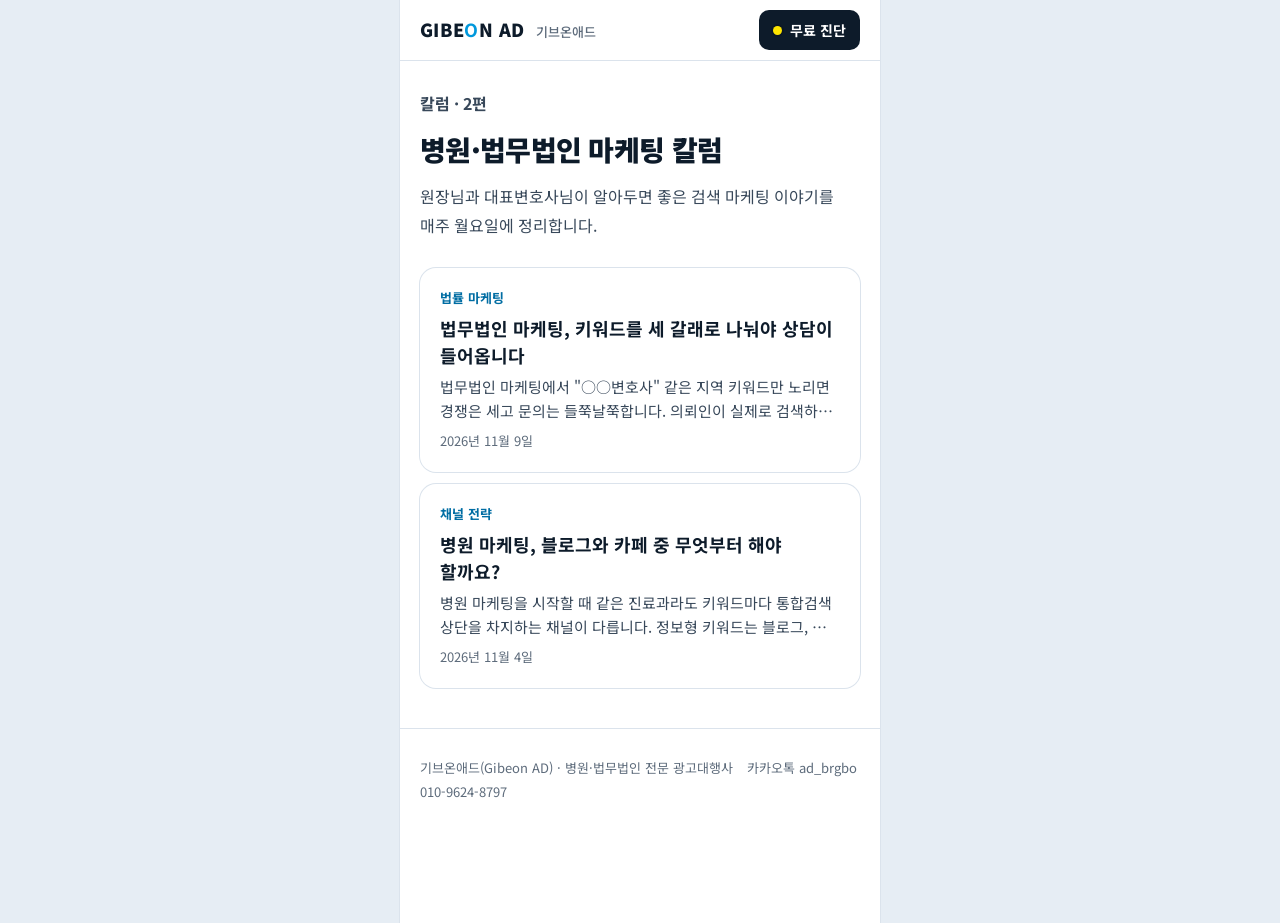
<file: column/index.html>
<!doctype html>
<html lang="ko">
<head>
<meta charset="utf-8">
<meta name="viewport" content="width=device-width, initial-scale=1, viewport-fit=cover">
<title>병원·법무법인 마케팅 칼럼 | 기브온애드</title>
<meta name="description" content="병원광고, 병원마케팅, 법무법인마케팅 실무 칼럼. 블로그·카페 노출 전략, 의료광고·변호사 광고 규정, 진료과·사건 분야별 키워드 전략을 매주 정리합니다.">
<meta name="robots" content="index,follow">
<link rel="canonical" href="https://gibeonad.netlify.app/column/">
<meta property="og:type" content="website">
<meta property="og:site_name" content="기브온애드">
<meta property="og:title" content="병원·법무법인 마케팅 칼럼 | 기브온애드">
<meta property="og:description" content="블로그·카페 노출 전략과 광고 규정, 키워드 전략을 매주 정리합니다.">
<meta property="og:url" content="https://gibeonad.netlify.app/column/">
<meta property="og:image" content="https://gibeonad.netlify.app/og-image.png">
<link rel="icon" href="/favicon.ico" sizes="any">
<link rel="icon" href="/favicon.svg" type="image/svg+xml">
<link rel="apple-touch-icon" href="/apple-touch-icon.png">
<link rel="stylesheet" href="https://fonts.googleapis.com/css2?family=Noto+Sans+KR:wght@400;500;700;900&display=swap">
<link rel="stylesheet" href="/assets/column.css">
</head>
<body>
<header class="top"><div class="wrap">
  <a class="logo" href="/">GIBE<b>O</b>N AD <small>기브온애드</small></a>
  <a class="btn btn-primary" href="/#diagnose"><span class="dot"></span>무료 진단</a>
</div></header>
<main>
  <div class="wrap list-h">
    <p class="eyebrow">칼럼 · 2편</p>
    <h1>병원·법무법인 마케팅 칼럼</h1>
    <p>원장님과 대표변호사님이 알아두면 좋은 검색 마케팅 이야기를 매주 월요일에 정리합니다.</p>
  </div>
  <div class="wrap items"><a class="item" href="/column/law-firm-keyword-strategy/"><span class="c">법률 마케팅</span><b>법무법인 마케팅, 키워드를 세 갈래로 나눠야 상담이 들어옵니다</b><span>법무법인 마케팅에서 &quot;○○변호사&quot; 같은 지역 키워드만 노리면 경쟁은 세고 문의는 들쭉날쭉합니다. 의뢰인이 실제로 검색하는 지역형·상황형·절차형 키워드를 나누고, 변호사 마케팅 광고 규정을 지키며 쓰는 방법을 정리했습니다.</span><time datetime="2026-11-09">2026년 11월 9일</time></a>
<a class="item" href="/column/hospital-blog-vs-cafe/"><span class="c">채널 전략</span><b>병원 마케팅, 블로그와 카페 중 무엇부터 해야 할까요?</b><span>병원 마케팅을 시작할 때 같은 진료과라도 키워드마다 통합검색 상단을 차지하는 채널이 다릅니다. 정보형 키워드는 블로그, 지역·추천형 키워드는 카페가 유리한 이유와 병원 광고 전에 우리 병원 키워드를 직접 확인하는 방법을 정리했습니다.</span><time datetime="2026-11-04">2026년 11월 4일</time></a>
</div>
</main>
<footer><div class="wrap"><span>기브온애드(Gibeon AD) · 병원·법무법인 전문 광고대행사</span><span>카카오톡 ad_brgbo</span><span>010-9624-8797</span></div></footer>
</body>
</html>
</file>
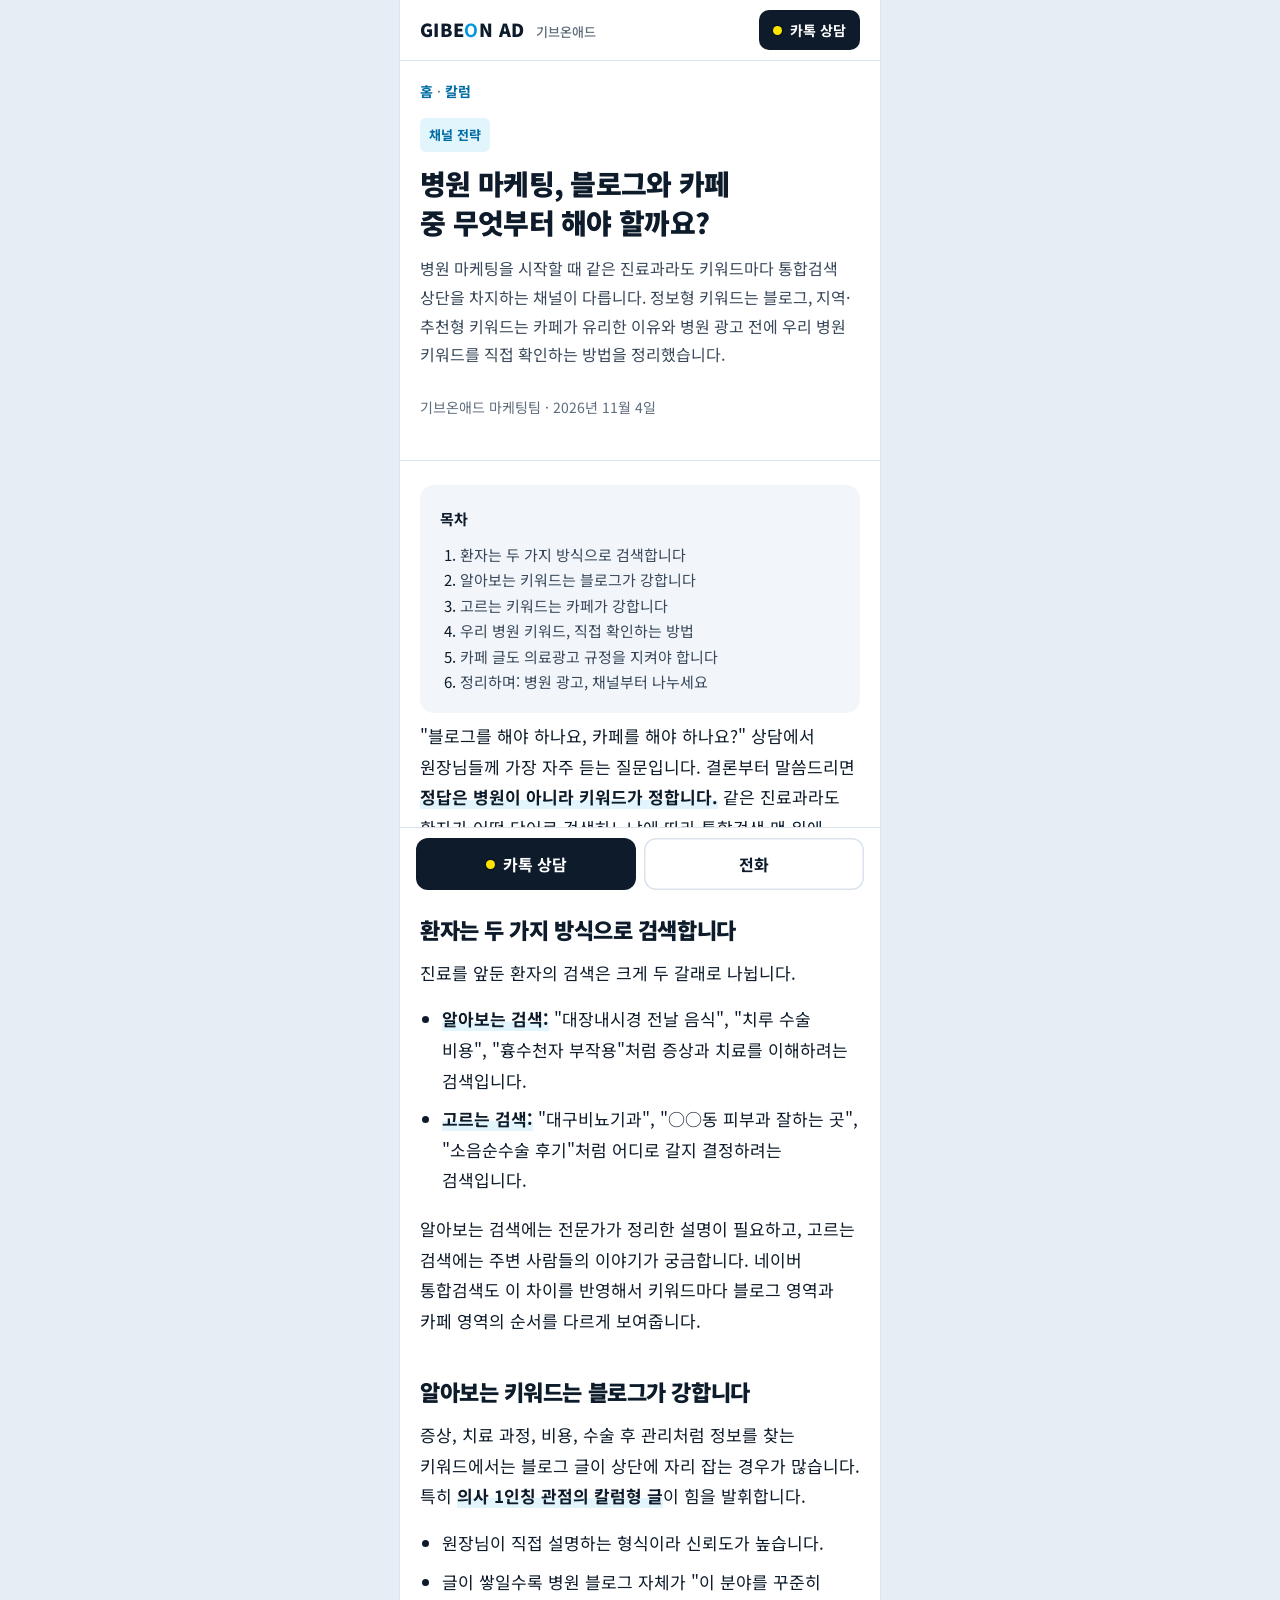
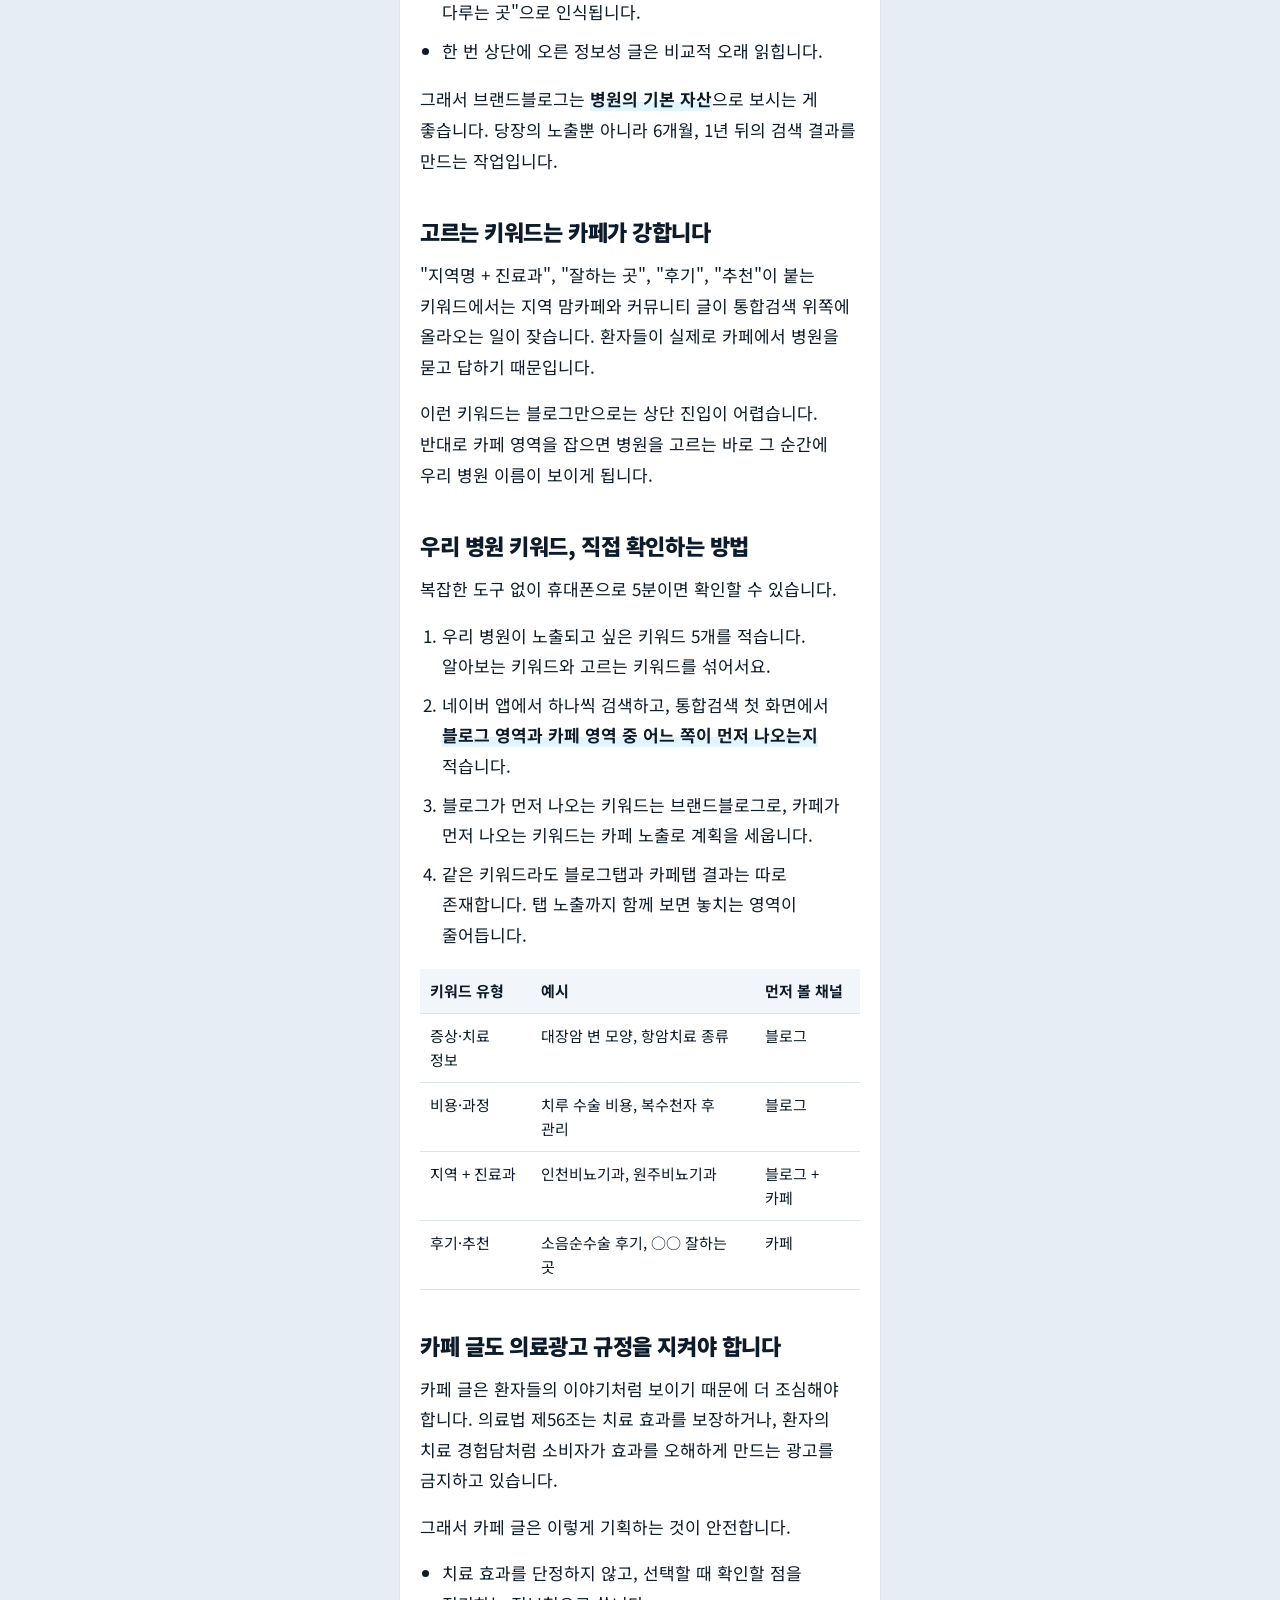
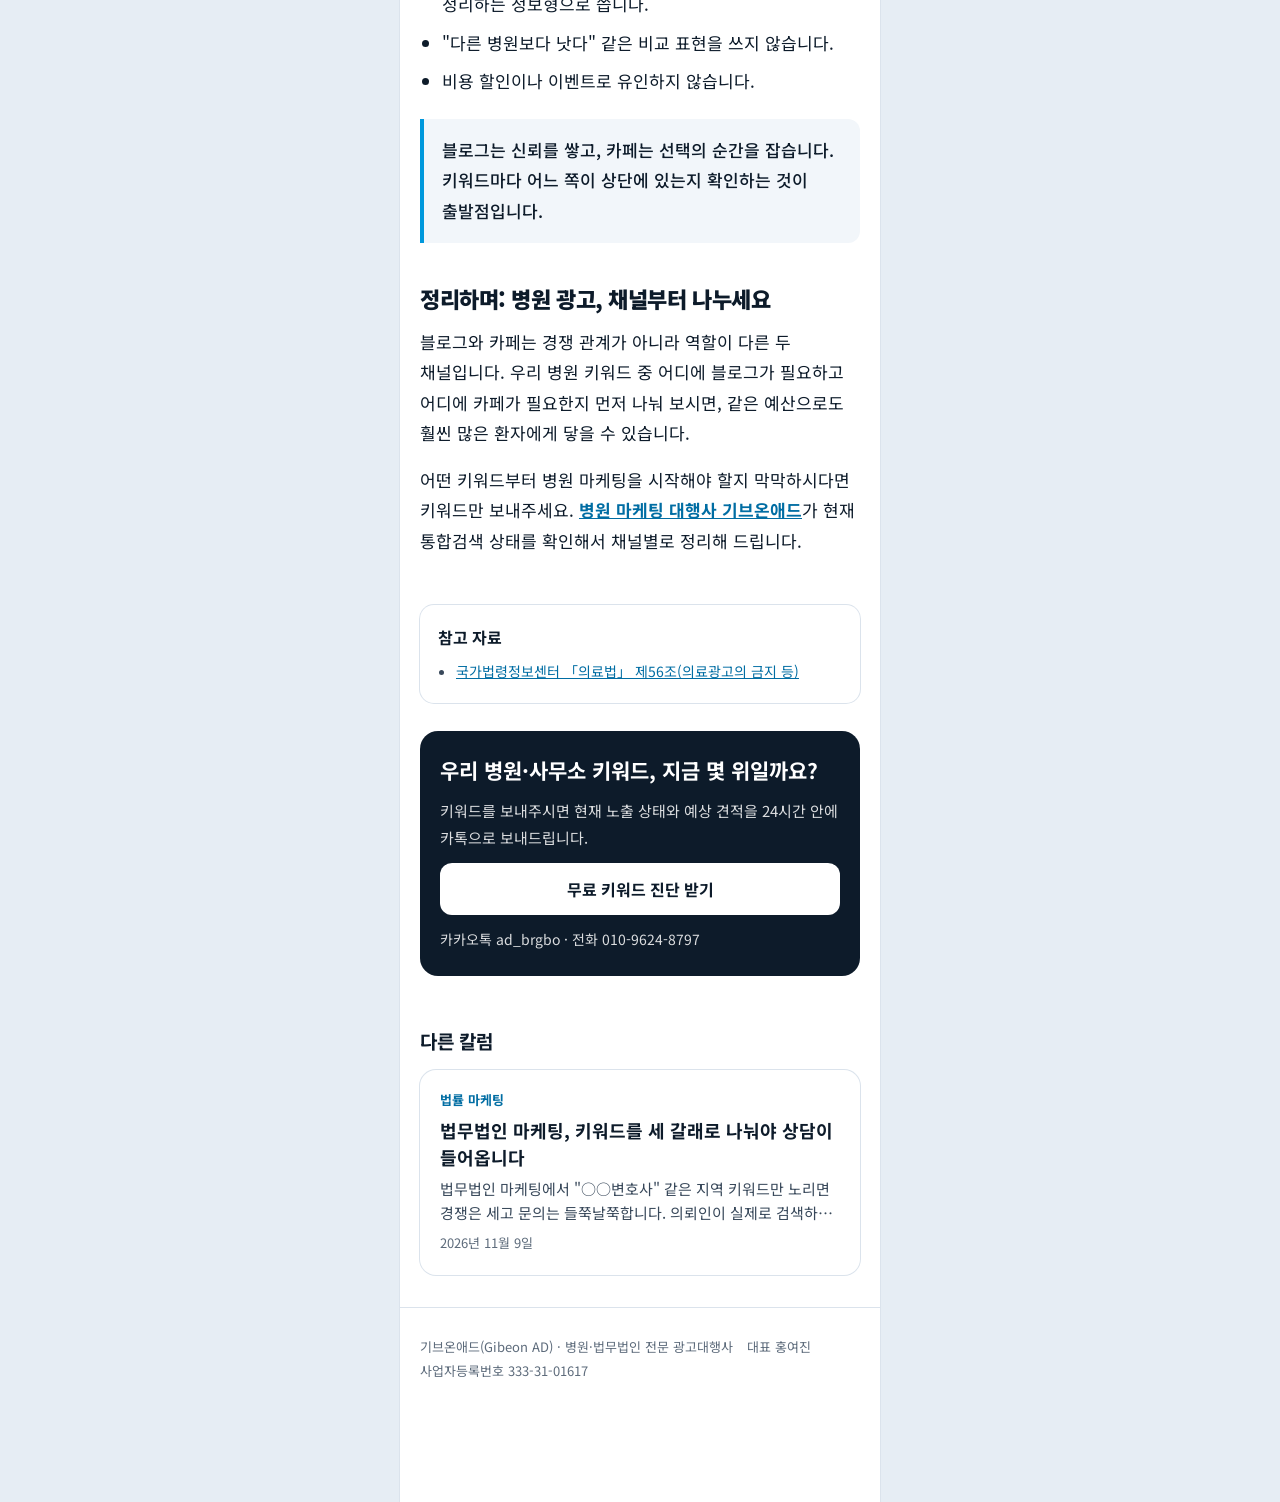
<file: column/hospital-blog-vs-cafe/index.html>
<!doctype html>
<html lang="ko">
<head>
<meta charset="utf-8">
<meta name="viewport" content="width=device-width, initial-scale=1, viewport-fit=cover">
<title>병원 마케팅, 블로그와 카페 중 무엇부터 해야 할까요? | 기브온애드 칼럼</title>
<meta name="description" content="병원 마케팅을 시작할 때 같은 진료과라도 키워드마다 통합검색 상단을 차지하는 채널이 다릅니다. 정보형 키워드는 블로그, 지역·추천형 키워드는 카페가 유리한 이유와 병원 광고 전에 우리 병원 키워드를 직접 확인하는 방법을 정리했습니다.">
<meta name="keywords" content="병원 마케팅, 병원 광고, 병원 마케팅 대행사, 병원 블로그, 병원 카페 마케팅, 맘카페 마케팅, 통합검색 노출">
<meta name="robots" content="index,follow">
<link rel="canonical" href="https://gibeonad.netlify.app/column/hospital-blog-vs-cafe/">
<meta property="og:type" content="article">
<meta property="og:site_name" content="기브온애드">
<meta property="og:title" content="병원 마케팅, 블로그와 카페 중 무엇부터 해야 할까요?">
<meta property="og:description" content="병원 마케팅을 시작할 때 같은 진료과라도 키워드마다 통합검색 상단을 차지하는 채널이 다릅니다. 정보형 키워드는 블로그, 지역·추천형 키워드는 카페가 유리한 이유와 병원 광고 전에 우리 병원 키워드를 직접 확인하는 방법을 정리했습니다.">
<meta property="og:url" content="https://gibeonad.netlify.app/column/hospital-blog-vs-cafe/">
<meta property="og:image" content="https://gibeonad.netlify.app/og-image.png">
<meta property="og:locale" content="ko_KR">
<meta property="article:published_time" content="2026-11-04">
<link rel="icon" href="/favicon.ico" sizes="any">
<link rel="icon" href="/favicon.svg" type="image/svg+xml">
<link rel="apple-touch-icon" href="/apple-touch-icon.png">
<link rel="stylesheet" href="https://fonts.googleapis.com/css2?family=Noto+Sans+KR:wght@400;500;700;900&display=swap">
<link rel="stylesheet" href="/assets/column.css">
<script type="application/ld+json">{"@context": "https://schema.org", "@type": "Article", "headline": "병원 마케팅, 블로그와 카페 중 무엇부터 해야 할까요?", "description": "병원 마케팅을 시작할 때 같은 진료과라도 키워드마다 통합검색 상단을 차지하는 채널이 다릅니다. 정보형 키워드는 블로그, 지역·추천형 키워드는 카페가 유리한 이유와 병원 광고 전에 우리 병원 키워드를 직접 확인하는 방법을 정리했습니다.", "datePublished": "2026-11-04", "dateModified": "2026-11-09", "author": {"@type": "Organization", "name": "기브온애드", "url": "https://gibeonad.netlify.app/"}, "publisher": {"@type": "Organization", "name": "기브온애드", "logo": {"@type": "ImageObject", "url": "https://gibeonad.netlify.app/icon-512.png"}}, "mainEntityOfPage": "https://gibeonad.netlify.app/column/hospital-blog-vs-cafe/", "image": "https://gibeonad.netlify.app/og-image.png", "inLanguage": "ko-KR"}</script>
</head>
<body>
<header class="top"><div class="wrap">
  <a class="logo" href="/">GIBE<b>O</b>N AD <small>기브온애드</small></a>
  <button class="btn btn-primary js-kakao" type="button"><span class="dot"></span>카톡 상담</button>
</div></header>
<main>
  <nav class="wrap crumb" aria-label="위치"><a href="/">홈</a> · <a href="/column/">칼럼</a></nav>
  <article>
    <header class="wrap art-head">
      <span class="cat">채널 전략</span>
      <h1>병원 마케팅, 블로그와 카페 중 무엇부터 해야 할까요?</h1>
      <p class="desc">병원 마케팅을 시작할 때 같은 진료과라도 키워드마다 통합검색 상단을 차지하는 채널이 다릅니다. 정보형 키워드는 블로그, 지역·추천형 키워드는 카페가 유리한 이유와 병원 광고 전에 우리 병원 키워드를 직접 확인하는 방법을 정리했습니다.</p>
      <p class="meta">기브온애드 마케팅팀 · <time datetime="2026-11-04">2026년 11월 4일</time></p>
    </header>
    <div class="wrap"><nav class="toc" aria-label="목차"><b>목차</b><ol><li><a href="#s1">환자는 두 가지 방식으로 검색합니다</a></li><li><a href="#s2">알아보는 키워드는 블로그가 강합니다</a></li><li><a href="#s3">고르는 키워드는 카페가 강합니다</a></li><li><a href="#s4">우리 병원 키워드, 직접 확인하는 방법</a></li><li><a href="#s5">카페 글도 의료광고 규정을 지켜야 합니다</a></li><li><a href="#s6">정리하며: 병원 광고, 채널부터 나누세요</a></li></ol></nav></div>
    <div class="wrap body">
<p>&quot;블로그를 해야 하나요, 카페를 해야 하나요?&quot; 상담에서 원장님들께 가장 자주 듣는 질문입니다. 결론부터 말씀드리면 <strong>정답은 병원이 아니라 키워드가 정합니다.</strong> 같은 진료과라도 환자가 어떤 단어로 검색하느냐에 따라 통합검색 맨 위에 올라오는 채널이 달라지기 때문입니다.</p>
<h2 id="s1">환자는 두 가지 방식으로 검색합니다</h2>
<p>진료를 앞둔 환자의 검색은 크게 두 갈래로 나뉩니다.</p>
<ul><li><strong>알아보는 검색:</strong> &quot;대장내시경 전날 음식&quot;, &quot;치루 수술 비용&quot;, &quot;흉수천자 부작용&quot;처럼 증상과 치료를 이해하려는 검색입니다.</li><li><strong>고르는 검색:</strong> &quot;대구비뇨기과&quot;, &quot;○○동 피부과 잘하는 곳&quot;, &quot;소음순수술 후기&quot;처럼 어디로 갈지 결정하려는 검색입니다.</li></ul>
<p>알아보는 검색에는 전문가가 정리한 설명이 필요하고, 고르는 검색에는 주변 사람들의 이야기가 궁금합니다. 네이버 통합검색도 이 차이를 반영해서 키워드마다 블로그 영역과 카페 영역의 순서를 다르게 보여줍니다.</p>
<h2 id="s2">알아보는 키워드는 블로그가 강합니다</h2>
<p>증상, 치료 과정, 비용, 수술 후 관리처럼 정보를 찾는 키워드에서는 블로그 글이 상단에 자리 잡는 경우가 많습니다. 특히 <strong>의사 1인칭 관점의 칼럼형 글</strong>이 힘을 발휘합니다.</p>
<ul><li>원장님이 직접 설명하는 형식이라 신뢰도가 높습니다.</li><li>글이 쌓일수록 병원 블로그 자체가 &quot;이 분야를 꾸준히 다루는 곳&quot;으로 인식됩니다.</li><li>한 번 상단에 오른 정보성 글은 비교적 오래 읽힙니다.</li></ul>
<p>그래서 브랜드블로그는 <strong>병원의 기본 자산</strong>으로 보시는 게 좋습니다. 당장의 노출뿐 아니라 6개월, 1년 뒤의 검색 결과를 만드는 작업입니다.</p>
<h2 id="s3">고르는 키워드는 카페가 강합니다</h2>
<p>&quot;지역명 + 진료과&quot;, &quot;잘하는 곳&quot;, &quot;후기&quot;, &quot;추천&quot;이 붙는 키워드에서는 지역 맘카페와 커뮤니티 글이 통합검색 위쪽에 올라오는 일이 잦습니다. 환자들이 실제로 카페에서 병원을 묻고 답하기 때문입니다.</p>
<p>이런 키워드는 블로그만으로는 상단 진입이 어렵습니다. 반대로 카페 영역을 잡으면 병원을 고르는 바로 그 순간에 우리 병원 이름이 보이게 됩니다.</p>
<h2 id="s4">우리 병원 키워드, 직접 확인하는 방법</h2>
<p>복잡한 도구 없이 휴대폰으로 5분이면 확인할 수 있습니다.</p>
<ol><li>우리 병원이 노출되고 싶은 키워드 5개를 적습니다. 알아보는 키워드와 고르는 키워드를 섞어서요.</li><li>네이버 앱에서 하나씩 검색하고, 통합검색 첫 화면에서 <strong>블로그 영역과 카페 영역 중 어느 쪽이 먼저 나오는지</strong> 적습니다.</li><li>블로그가 먼저 나오는 키워드는 브랜드블로그로, 카페가 먼저 나오는 키워드는 카페 노출로 계획을 세웁니다.</li><li>같은 키워드라도 블로그탭과 카페탭 결과는 따로 존재합니다. 탭 노출까지 함께 보면 놓치는 영역이 줄어듭니다.</li></ol>
<div class="tbl"><table><thead><tr><th>키워드 유형</th><th>예시</th><th>먼저 볼 채널</th></tr></thead><tbody><tr><td>증상·치료 정보</td><td>대장암 변 모양, 항암치료 종류</td><td>블로그</td></tr><tr><td>비용·과정</td><td>치루 수술 비용, 복수천자 후 관리</td><td>블로그</td></tr><tr><td>지역 + 진료과</td><td>인천비뇨기과, 원주비뇨기과</td><td>블로그 + 카페</td></tr><tr><td>후기·추천</td><td>소음순수술 후기, ○○ 잘하는 곳</td><td>카페</td></tr></tbody></table></div>
<h2 id="s5">카페 글도 의료광고 규정을 지켜야 합니다</h2>
<p>카페 글은 환자들의 이야기처럼 보이기 때문에 더 조심해야 합니다. 의료법 제56조는 치료 효과를 보장하거나, 환자의 치료 경험담처럼 소비자가 효과를 오해하게 만드는 광고를 금지하고 있습니다.</p>
<p>그래서 카페 글은 이렇게 기획하는 것이 안전합니다.</p>
<ul><li>치료 효과를 단정하지 않고, 선택할 때 확인할 점을 정리하는 정보형으로 씁니다.</li><li>&quot;다른 병원보다 낫다&quot; 같은 비교 표현을 쓰지 않습니다.</li><li>비용 할인이나 이벤트로 유인하지 않습니다.</li></ul>
<blockquote><p>블로그는 신뢰를 쌓고, 카페는 선택의 순간을 잡습니다. 키워드마다 어느 쪽이 상단에 있는지 확인하는 것이 출발점입니다.</p></blockquote>
<h2 id="s6">정리하며: 병원 광고, 채널부터 나누세요</h2>
<p>블로그와 카페는 경쟁 관계가 아니라 역할이 다른 두 채널입니다. 우리 병원 키워드 중 어디에 블로그가 필요하고 어디에 카페가 필요한지 먼저 나눠 보시면, 같은 예산으로도 훨씬 많은 환자에게 닿을 수 있습니다.</p>
<p>어떤 키워드부터 병원 마케팅을 시작해야 할지 막막하시다면 키워드만 보내주세요. <a href="/">병원 마케팅 대행사 기브온애드</a>가 현재 통합검색 상태를 확인해서 채널별로 정리해 드립니다.</p>
    </div>
    <div class="wrap"><section class="sources"><h2>참고 자료</h2><ul><li><a href="https://www.law.go.kr/%EB%B2%95%EB%A0%B9/%EC%9D%98%EB%A3%8C%EB%B2%95" target="_blank" rel="noopener">국가법령정보센터 「의료법」 제56조(의료광고의 금지 등)</a></li></ul></section></div>
  </article>
  <div class="wrap">
    <aside class="cta">
      <b>우리 병원·사무소 키워드, 지금 몇 위일까요?</b>
      <p>키워드를 보내주시면 현재 노출 상태와 예상 견적을 24시간 안에 카톡으로 보내드립니다.</p>
      <a class="btn" href="/#diagnose">무료 키워드 진단 받기</a>
      <span class="id">카카오톡 ad_brgbo · 전화 010-9624-8797</span>
    </aside>
  </div>
  <section class="wrap related"><h2>다른 칼럼</h2><div class="items"><a class="item" href="/column/law-firm-keyword-strategy/"><span class="c">법률 마케팅</span><b>법무법인 마케팅, 키워드를 세 갈래로 나눠야 상담이 들어옵니다</b><span>법무법인 마케팅에서 &quot;○○변호사&quot; 같은 지역 키워드만 노리면 경쟁은 세고 문의는 들쭉날쭉합니다. 의뢰인이 실제로 검색하는 지역형·상황형·절차형 키워드를 나누고, 변호사 마케팅 광고 규정을 지키며 쓰는 방법을 정리했습니다.</span><time datetime="2026-11-09">2026년 11월 9일</time></a>
</div></section>
</main>
<footer><div class="wrap"><span>기브온애드(Gibeon AD) · 병원·법무법인 전문 광고대행사</span><span>대표 홍여진</span><span>사업자등록번호 333-31-01617</span></div></footer>
<div class="mbar"><button class="btn btn-primary js-kakao" type="button"><span class="dot"></span>카톡 상담</button><a class="btn btn-ghost" href="tel:01096248797">전화</a></div>
<div class="toast" id="toast" role="status"></div>
<script>
document.querySelectorAll('.js-kakao').forEach(function(b){b.addEventListener('click',function(){
  var t=document.getElementById('toast');function say(m){t.textContent=m;t.classList.add('show');setTimeout(function(){t.classList.remove('show')},2600)}
  try{navigator.clipboard.writeText('ad_brgbo').then(function(){say('카카오톡 ID ad_brgbo를 복사했습니다.')},function(){say('카카오톡 ID: ad_brgbo')})}catch(e){say('카카오톡 ID: ad_brgbo')}
})});
</script>
</body>
</html>
</file>
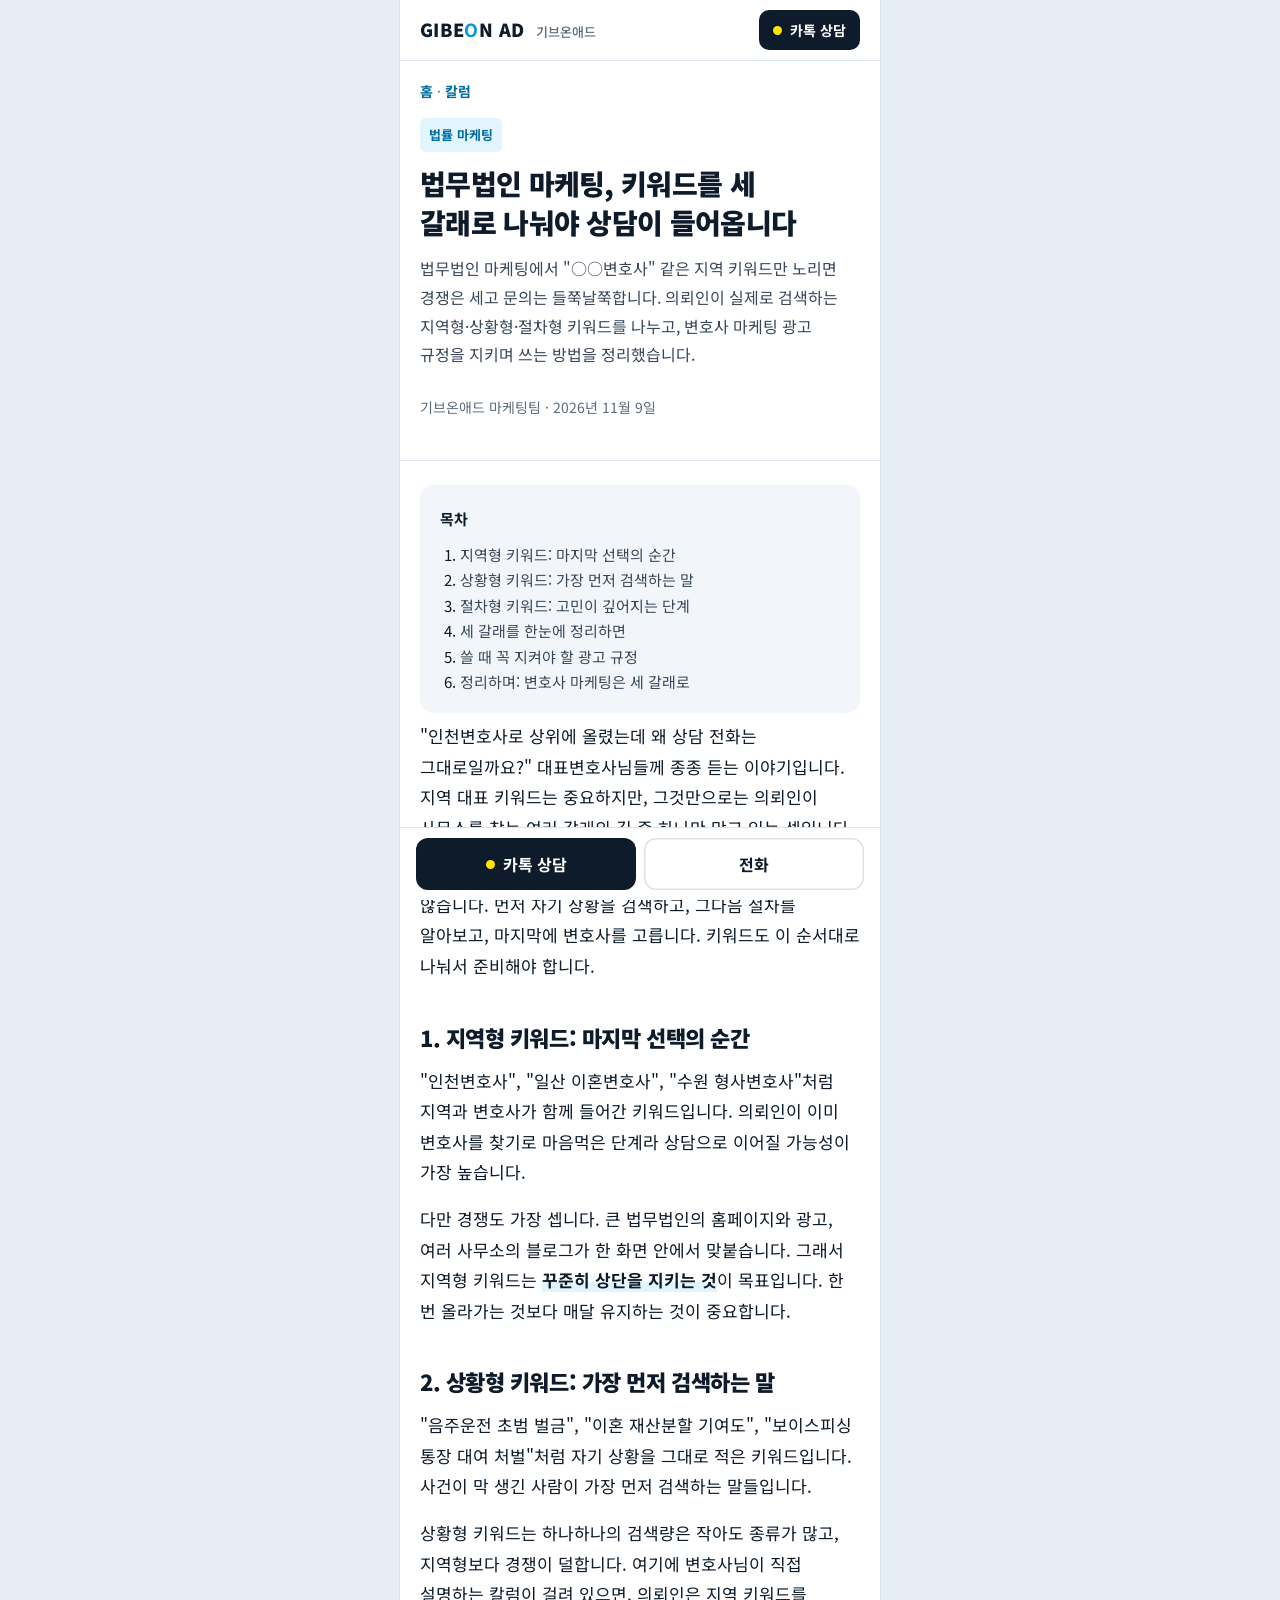
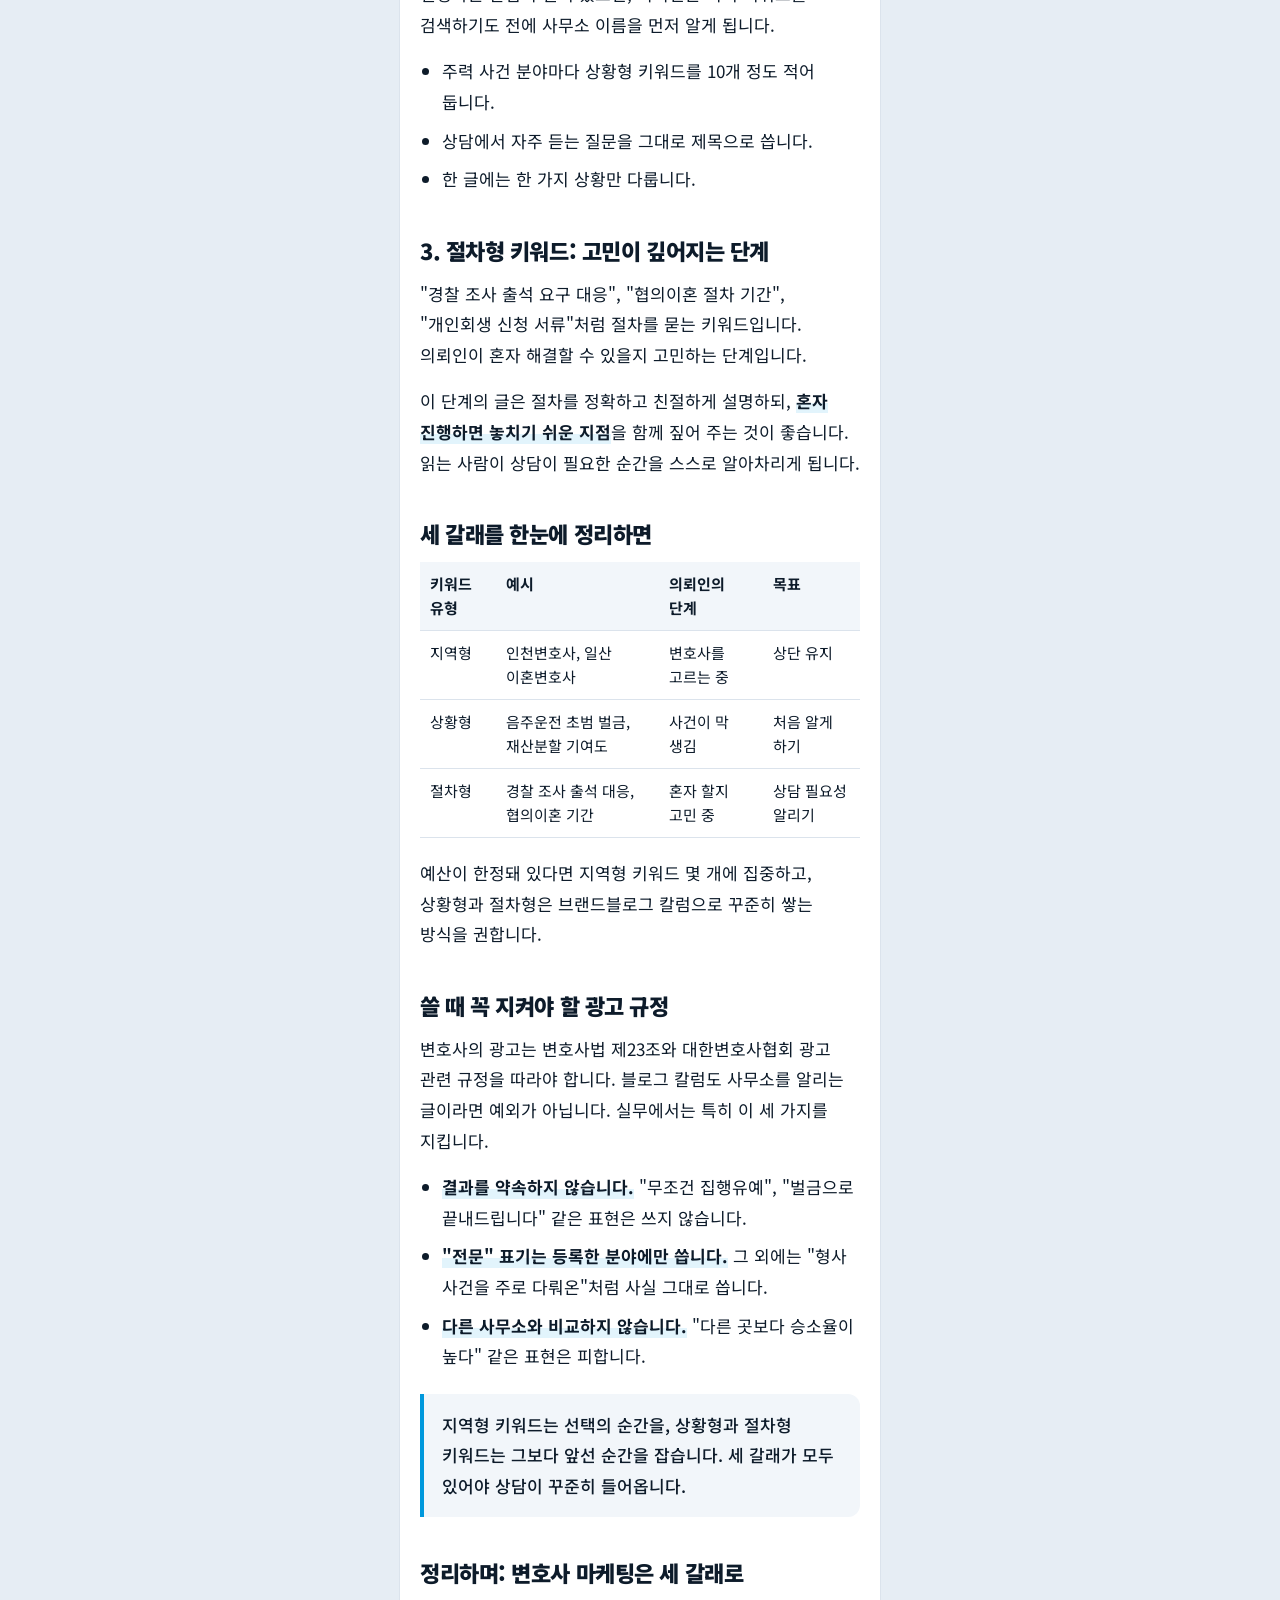
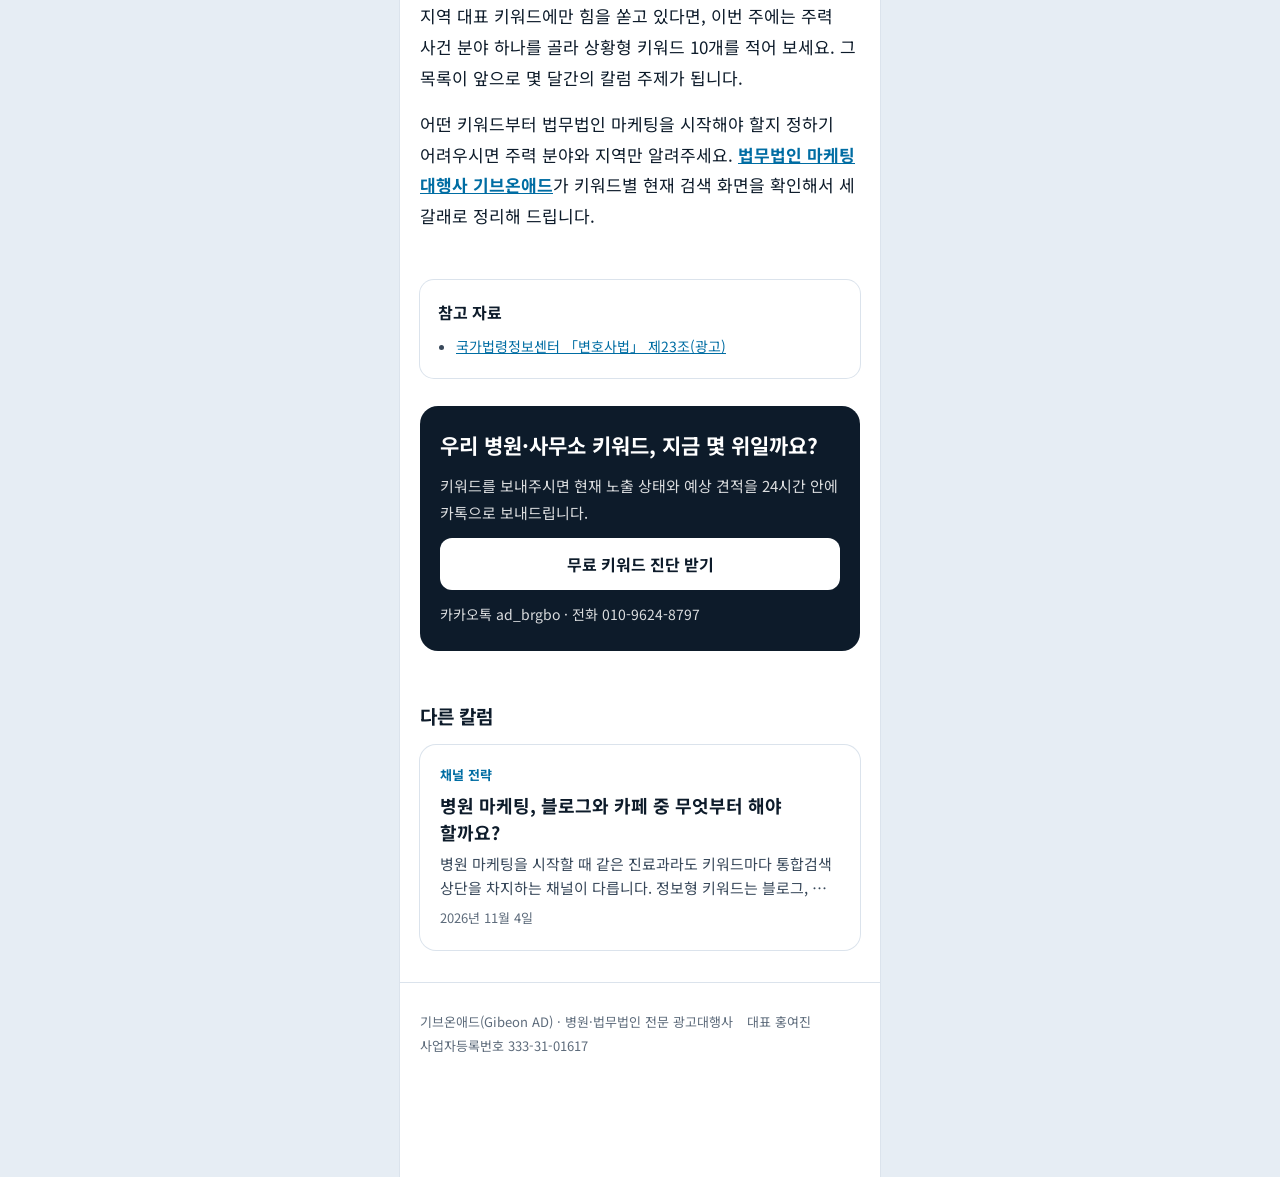
<file: column/law-firm-keyword-strategy/index.html>
<!doctype html>
<html lang="ko">
<head>
<meta charset="utf-8">
<meta name="viewport" content="width=device-width, initial-scale=1, viewport-fit=cover">
<title>법무법인 마케팅, 키워드를 세 갈래로 나눠야 상담이 들어옵니다 | 기브온애드 칼럼</title>
<meta name="description" content="법무법인 마케팅에서 &quot;○○변호사&quot; 같은 지역 키워드만 노리면 경쟁은 세고 문의는 들쭉날쭉합니다. 의뢰인이 실제로 검색하는 지역형·상황형·절차형 키워드를 나누고, 변호사 마케팅 광고 규정을 지키며 쓰는 방법을 정리했습니다.">
<meta name="keywords" content="법무법인 마케팅, 변호사 마케팅, 법률 마케팅 대행사, 변호사 블로그, 법률 키워드, 변호사 광고 규정">
<meta name="robots" content="index,follow">
<link rel="canonical" href="https://gibeonad.netlify.app/column/law-firm-keyword-strategy/">
<meta property="og:type" content="article">
<meta property="og:site_name" content="기브온애드">
<meta property="og:title" content="법무법인 마케팅, 키워드를 세 갈래로 나눠야 상담이 들어옵니다">
<meta property="og:description" content="법무법인 마케팅에서 &quot;○○변호사&quot; 같은 지역 키워드만 노리면 경쟁은 세고 문의는 들쭉날쭉합니다. 의뢰인이 실제로 검색하는 지역형·상황형·절차형 키워드를 나누고, 변호사 마케팅 광고 규정을 지키며 쓰는 방법을 정리했습니다.">
<meta property="og:url" content="https://gibeonad.netlify.app/column/law-firm-keyword-strategy/">
<meta property="og:image" content="https://gibeonad.netlify.app/og-image.png">
<meta property="og:locale" content="ko_KR">
<meta property="article:published_time" content="2026-11-09">
<link rel="icon" href="/favicon.ico" sizes="any">
<link rel="icon" href="/favicon.svg" type="image/svg+xml">
<link rel="apple-touch-icon" href="/apple-touch-icon.png">
<link rel="stylesheet" href="https://fonts.googleapis.com/css2?family=Noto+Sans+KR:wght@400;500;700;900&display=swap">
<link rel="stylesheet" href="/assets/column.css">
<script type="application/ld+json">{"@context": "https://schema.org", "@type": "Article", "headline": "법무법인 마케팅, 키워드를 세 갈래로 나눠야 상담이 들어옵니다", "description": "법무법인 마케팅에서 \"○○변호사\" 같은 지역 키워드만 노리면 경쟁은 세고 문의는 들쭉날쭉합니다. 의뢰인이 실제로 검색하는 지역형·상황형·절차형 키워드를 나누고, 변호사 마케팅 광고 규정을 지키며 쓰는 방법을 정리했습니다.", "datePublished": "2026-11-09", "dateModified": "2026-11-09", "author": {"@type": "Organization", "name": "기브온애드", "url": "https://gibeonad.netlify.app/"}, "publisher": {"@type": "Organization", "name": "기브온애드", "logo": {"@type": "ImageObject", "url": "https://gibeonad.netlify.app/icon-512.png"}}, "mainEntityOfPage": "https://gibeonad.netlify.app/column/law-firm-keyword-strategy/", "image": "https://gibeonad.netlify.app/og-image.png", "inLanguage": "ko-KR"}</script>
</head>
<body>
<header class="top"><div class="wrap">
  <a class="logo" href="/">GIBE<b>O</b>N AD <small>기브온애드</small></a>
  <button class="btn btn-primary js-kakao" type="button"><span class="dot"></span>카톡 상담</button>
</div></header>
<main>
  <nav class="wrap crumb" aria-label="위치"><a href="/">홈</a> · <a href="/column/">칼럼</a></nav>
  <article>
    <header class="wrap art-head">
      <span class="cat">법률 마케팅</span>
      <h1>법무법인 마케팅, 키워드를 세 갈래로 나눠야 상담이 들어옵니다</h1>
      <p class="desc">법무법인 마케팅에서 &quot;○○변호사&quot; 같은 지역 키워드만 노리면 경쟁은 세고 문의는 들쭉날쭉합니다. 의뢰인이 실제로 검색하는 지역형·상황형·절차형 키워드를 나누고, 변호사 마케팅 광고 규정을 지키며 쓰는 방법을 정리했습니다.</p>
      <p class="meta">기브온애드 마케팅팀 · <time datetime="2026-11-09">2026년 11월 9일</time></p>
    </header>
    <div class="wrap"><nav class="toc" aria-label="목차"><b>목차</b><ol><li><a href="#s1">지역형 키워드: 마지막 선택의 순간</a></li><li><a href="#s2">상황형 키워드: 가장 먼저 검색하는 말</a></li><li><a href="#s3">절차형 키워드: 고민이 깊어지는 단계</a></li><li><a href="#s4">세 갈래를 한눈에 정리하면</a></li><li><a href="#s5">쓸 때 꼭 지켜야 할 광고 규정</a></li><li><a href="#s6">정리하며: 변호사 마케팅은 세 갈래로</a></li></ol></nav></div>
    <div class="wrap body">
<p>&quot;인천변호사로 상위에 올렸는데 왜 상담 전화는 그대로일까요?&quot; 대표변호사님들께 종종 듣는 이야기입니다. 지역 대표 키워드는 중요하지만, 그것만으로는 의뢰인이 사무소를 찾는 여러 갈래의 길 중 하나만 막고 있는 셈입니다.</p>
<p>사건이 생긴 사람은 처음부터 &quot;○○변호사&quot;를 검색하지 않습니다. 먼저 자기 상황을 검색하고, 그다음 절차를 알아보고, 마지막에 변호사를 고릅니다. 키워드도 이 순서대로 나눠서 준비해야 합니다.</p>
<h2 id="s1">1. 지역형 키워드: 마지막 선택의 순간</h2>
<p>&quot;인천변호사&quot;, &quot;일산 이혼변호사&quot;, &quot;수원 형사변호사&quot;처럼 지역과 변호사가 함께 들어간 키워드입니다. 의뢰인이 이미 변호사를 찾기로 마음먹은 단계라 상담으로 이어질 가능성이 가장 높습니다.</p>
<p>다만 경쟁도 가장 셉니다. 큰 법무법인의 홈페이지와 광고, 여러 사무소의 블로그가 한 화면 안에서 맞붙습니다. 그래서 지역형 키워드는 <strong>꾸준히 상단을 지키는 것</strong>이 목표입니다. 한 번 올라가는 것보다 매달 유지하는 것이 중요합니다.</p>
<h2 id="s2">2. 상황형 키워드: 가장 먼저 검색하는 말</h2>
<p>&quot;음주운전 초범 벌금&quot;, &quot;이혼 재산분할 기여도&quot;, &quot;보이스피싱 통장 대여 처벌&quot;처럼 자기 상황을 그대로 적은 키워드입니다. 사건이 막 생긴 사람이 가장 먼저 검색하는 말들입니다.</p>
<p>상황형 키워드는 하나하나의 검색량은 작아도 종류가 많고, 지역형보다 경쟁이 덜합니다. 여기에 변호사님이 직접 설명하는 칼럼이 걸려 있으면, 의뢰인은 지역 키워드를 검색하기도 전에 사무소 이름을 먼저 알게 됩니다.</p>
<ul><li>주력 사건 분야마다 상황형 키워드를 10개 정도 적어 둡니다.</li><li>상담에서 자주 듣는 질문을 그대로 제목으로 씁니다.</li><li>한 글에는 한 가지 상황만 다룹니다.</li></ul>
<h2 id="s3">3. 절차형 키워드: 고민이 깊어지는 단계</h2>
<p>&quot;경찰 조사 출석 요구 대응&quot;, &quot;협의이혼 절차 기간&quot;, &quot;개인회생 신청 서류&quot;처럼 절차를 묻는 키워드입니다. 의뢰인이 혼자 해결할 수 있을지 고민하는 단계입니다.</p>
<p>이 단계의 글은 절차를 정확하고 친절하게 설명하되, <strong>혼자 진행하면 놓치기 쉬운 지점</strong>을 함께 짚어 주는 것이 좋습니다. 읽는 사람이 상담이 필요한 순간을 스스로 알아차리게 됩니다.</p>
<h2 id="s4">세 갈래를 한눈에 정리하면</h2>
<div class="tbl"><table><thead><tr><th>키워드 유형</th><th>예시</th><th>의뢰인의 단계</th><th>목표</th></tr></thead><tbody><tr><td>지역형</td><td>인천변호사, 일산 이혼변호사</td><td>변호사를 고르는 중</td><td>상단 유지</td></tr><tr><td>상황형</td><td>음주운전 초범 벌금, 재산분할 기여도</td><td>사건이 막 생김</td><td>처음 알게 하기</td></tr><tr><td>절차형</td><td>경찰 조사 출석 대응, 협의이혼 기간</td><td>혼자 할지 고민 중</td><td>상담 필요성 알리기</td></tr></tbody></table></div>
<p>예산이 한정돼 있다면 지역형 키워드 몇 개에 집중하고, 상황형과 절차형은 브랜드블로그 칼럼으로 꾸준히 쌓는 방식을 권합니다.</p>
<h2 id="s5">쓸 때 꼭 지켜야 할 광고 규정</h2>
<p>변호사의 광고는 변호사법 제23조와 대한변호사협회 광고 관련 규정을 따라야 합니다. 블로그 칼럼도 사무소를 알리는 글이라면 예외가 아닙니다. 실무에서는 특히 이 세 가지를 지킵니다.</p>
<ul><li><strong>결과를 약속하지 않습니다.</strong> &quot;무조건 집행유예&quot;, &quot;벌금으로 끝내드립니다&quot; 같은 표현은 쓰지 않습니다.</li><li><strong>&quot;전문&quot; 표기는 등록한 분야에만 씁니다.</strong> 그 외에는 &quot;형사 사건을 주로 다뤄온&quot;처럼 사실 그대로 씁니다.</li><li><strong>다른 사무소와 비교하지 않습니다.</strong> &quot;다른 곳보다 승소율이 높다&quot; 같은 표현은 피합니다.</li></ul>
<blockquote><p>지역형 키워드는 선택의 순간을, 상황형과 절차형 키워드는 그보다 앞선 순간을 잡습니다. 세 갈래가 모두 있어야 상담이 꾸준히 들어옵니다.</p></blockquote>
<h2 id="s6">정리하며: 변호사 마케팅은 세 갈래로</h2>
<p>지역 대표 키워드에만 힘을 쏟고 있다면, 이번 주에는 주력 사건 분야 하나를 골라 상황형 키워드 10개를 적어 보세요. 그 목록이 앞으로 몇 달간의 칼럼 주제가 됩니다.</p>
<p>어떤 키워드부터 법무법인 마케팅을 시작해야 할지 정하기 어려우시면 주력 분야와 지역만 알려주세요. <a href="/">법무법인 마케팅 대행사 기브온애드</a>가 키워드별 현재 검색 화면을 확인해서 세 갈래로 정리해 드립니다.</p>
    </div>
    <div class="wrap"><section class="sources"><h2>참고 자료</h2><ul><li><a href="https://www.law.go.kr/%EB%B2%95%EB%A0%B9/%EB%B3%80%ED%98%B8%EC%82%AC%EB%B2%95" target="_blank" rel="noopener">국가법령정보센터 「변호사법」 제23조(광고)</a></li></ul></section></div>
  </article>
  <div class="wrap">
    <aside class="cta">
      <b>우리 병원·사무소 키워드, 지금 몇 위일까요?</b>
      <p>키워드를 보내주시면 현재 노출 상태와 예상 견적을 24시간 안에 카톡으로 보내드립니다.</p>
      <a class="btn" href="/#diagnose">무료 키워드 진단 받기</a>
      <span class="id">카카오톡 ad_brgbo · 전화 010-9624-8797</span>
    </aside>
  </div>
  <section class="wrap related"><h2>다른 칼럼</h2><div class="items"><a class="item" href="/column/hospital-blog-vs-cafe/"><span class="c">채널 전략</span><b>병원 마케팅, 블로그와 카페 중 무엇부터 해야 할까요?</b><span>병원 마케팅을 시작할 때 같은 진료과라도 키워드마다 통합검색 상단을 차지하는 채널이 다릅니다. 정보형 키워드는 블로그, 지역·추천형 키워드는 카페가 유리한 이유와 병원 광고 전에 우리 병원 키워드를 직접 확인하는 방법을 정리했습니다.</span><time datetime="2026-11-04">2026년 11월 4일</time></a>
</div></section>
</main>
<footer><div class="wrap"><span>기브온애드(Gibeon AD) · 병원·법무법인 전문 광고대행사</span><span>대표 홍여진</span><span>사업자등록번호 333-31-01617</span></div></footer>
<div class="mbar"><button class="btn btn-primary js-kakao" type="button"><span class="dot"></span>카톡 상담</button><a class="btn btn-ghost" href="tel:01096248797">전화</a></div>
<div class="toast" id="toast" role="status"></div>
<script>
document.querySelectorAll('.js-kakao').forEach(function(b){b.addEventListener('click',function(){
  var t=document.getElementById('toast');function say(m){t.textContent=m;t.classList.add('show');setTimeout(function(){t.classList.remove('show')},2600)}
  try{navigator.clipboard.writeText('ad_brgbo').then(function(){say('카카오톡 ID ad_brgbo를 복사했습니다.')},function(){say('카카오톡 ID: ad_brgbo')})}catch(e){say('카카오톡 ID: ad_brgbo')}
})});
</script>
</body>
</html>
</file>
<file: assets/column.css>
:root{--bg:#fff;--bg-2:#f2f6fa;--outer:#e6edf4;--ink:#0d1b2a;--ink-2:#38485a;--ink-3:#5d6b7b;--line:#dbe3ec;--brand:#0098dc;--brand-ink:#006da3;--brand-soft:#e2f4fc;--mark:#e0362c;--ok:#0f9455;--ok-soft:#e3f5eb;--card:#fff;
--f:"Noto Sans KR","Apple SD Gothic Neo","Malgun Gothic",sans-serif;--col:480px;color-scheme:light}
@media (prefers-color-scheme:dark){:root{--bg:#0c1824;--bg-2:#112232;--outer:#070f17;--ink:#edf3f9;--ink-2:#c3d0dc;--ink-3:#95a6b7;--line:#223a50;--brand:#33bdf7;--brand-ink:#7fd6ff;--brand-soft:#0f3045;--ok:#41d08a;--ok-soft:#0f3324;--card:#122333;color-scheme:dark}}
*{box-sizing:border-box}
html{background:var(--outer)}
body{margin:0 auto;max-width:var(--col);min-height:100vh;background:var(--bg);color:var(--ink);font-family:var(--f);font-size:17px;line-height:1.8;word-break:keep-all;overflow-wrap:break-word;-webkit-font-smoothing:antialiased;box-shadow:0 0 0 1px var(--line)}
a{color:inherit}
img{max-width:100%}
.wrap{padding-left:max(20px,env(safe-area-inset-left,0px));padding-right:max(20px,env(safe-area-inset-right,0px))}
.top{position:sticky;top:0;z-index:50;background:var(--bg);border-bottom:1px solid var(--line)}
.top .wrap{display:flex;align-items:center;gap:12px;height:60px}
.logo{font:900 18px/1 var(--f);letter-spacing:.02em;text-decoration:none;white-space:nowrap}
.logo b{color:var(--brand)}
.logo small{margin-left:6px;font:500 13px var(--f);color:var(--ink-3);letter-spacing:0}
.top .btn{margin-left:auto}
.btn{display:inline-flex;align-items:center;justify-content:center;gap:8px;border:0;border-radius:12px;padding:16px 20px;font:700 16px/1 var(--f);cursor:pointer;text-decoration:none;min-height:52px}
.top .btn{padding:10px 14px;font-size:14px;min-height:40px;border-radius:10px}
.btn-primary{background:var(--ink);color:var(--bg)}
.btn-ghost{background:var(--card);color:var(--ink);box-shadow:inset 0 0 0 1.5px var(--line)}
.dot{width:9px;height:9px;border-radius:50%;background:#fee500;box-shadow:0 0 0 2px rgba(0,0,0,.15)}
.crumb{padding-block:18px 0;font-size:14px;color:var(--ink-3)}
.crumb a{text-decoration:none;color:var(--brand-ink);font-weight:700}
.art-head{padding-block:14px 26px;border-bottom:1px solid var(--line);display:grid;gap:12px}
.cat{justify-self:start;font-size:13px;font-weight:700;color:var(--brand-ink);background:var(--brand-soft);padding:5px 9px;border-radius:6px}
.art-head h1{margin:0;font-size:28px;line-height:1.4;font-weight:900;letter-spacing:-.025em;text-wrap:balance}
.art-head .desc{margin:0;color:var(--ink-2);font-size:16px}
.art-head .meta{font-size:14px;color:var(--ink-3)}
.toc{margin-block:24px 0;padding:18px 18px 18px 20px;border-radius:14px;background:var(--bg-2)}
.toc b{font-size:15px}
.toc ol{margin:8px 0 0;padding-left:20px;font-size:15px;line-height:1.7}
.toc a{text-decoration:none;color:var(--ink-2)}
.body{padding-block:8px 32px}
.body h2{margin:40px 0 12px;font-size:22px;line-height:1.45;font-weight:900;letter-spacing:-.02em;scroll-margin-top:72px}
.body h3{margin:28px 0 8px;font-size:18px;line-height:1.5;font-weight:700}
.body p{margin:0 0 16px}
.body ul,.body ol{margin:0 0 18px;padding-left:22px}
.body li{margin-bottom:8px}
.body strong{font-weight:700;background:linear-gradient(transparent 62%,var(--brand-soft) 0)}
.body a{color:var(--brand-ink);font-weight:700}
.body blockquote{margin:22px 0;padding:16px 18px;border-left:4px solid var(--brand);background:var(--bg-2);border-radius:0 12px 12px 0}
.body blockquote p{margin:0;font-weight:500}
.tbl{overflow-x:auto;margin:0 0 20px}
.tbl table{border-collapse:collapse;width:100%;font-size:15px;min-width:420px}
.tbl th,.tbl td{border-bottom:1px solid var(--line);padding:10px;text-align:left;vertical-align:top;line-height:1.6}
.tbl th{background:var(--bg-2);font-weight:700}
.sources{margin-bottom:28px;padding:18px;border-radius:14px;box-shadow:0 0 0 1px var(--line)}
.sources h2{margin:0 0 8px;font-size:16px}
.sources ul{margin:0;padding-left:18px;font-size:14px;color:var(--ink-2)}
.sources a{color:var(--brand-ink)}
.cta{margin-block:8px 40px;padding:24px 20px;border-radius:18px;background:var(--ink);color:var(--bg);display:grid;gap:12px}
.cta b{font-size:21px;line-height:1.45}
.cta p{margin:0;font-size:15px;opacity:.85}
.cta .btn{background:var(--bg);color:var(--ink)}
.cta .id{font-size:14px;opacity:.85}
.list-h{padding-block:28px 8px}
.list-h h1{margin:6px 0 8px;font-size:28px;font-weight:900;letter-spacing:-.025em}
.list-h p{margin:0;color:var(--ink-2);font-size:16px}
.eyebrow{font-size:14px;font-weight:700;color:var(--brand-ink)}
.items{display:grid;gap:12px;padding-block:20px 40px}
.related{padding-block:8px 32px}
.related h2{font-size:19px;margin:0 0 12px}
.related .items{padding:0}
.item{display:grid;gap:6px;padding:20px;border-radius:16px;background:var(--card);box-shadow:0 0 0 1px var(--line);text-decoration:none}
.item .c{font-size:13px;font-weight:700;color:var(--brand-ink)}
.item b{font-size:18px;line-height:1.5}
.item span{font-size:15px;color:var(--ink-2);line-height:1.6;display:-webkit-box;-webkit-line-clamp:2;-webkit-box-orient:vertical;overflow:hidden}
.item time{font-size:13px;color:var(--ink-3)}
footer{padding-block:28px 120px;font-size:13px;line-height:1.7;color:var(--ink-3);border-top:1px solid var(--line)}
footer .wrap{display:flex;flex-wrap:wrap;gap:2px 14px}
.mbar{display:flex;position:fixed;left:50%;transform:translateX(-50%);width:100%;max-width:var(--col);bottom:0;z-index:55;gap:8px;background:var(--bg);border-top:1px solid var(--line);padding:10px 16px calc(10px + env(safe-area-inset-bottom,0px))}
.mbar .btn{flex:1}
.toast{position:fixed;left:50%;bottom:calc(90px + env(safe-area-inset-bottom,0px));transform:translateX(-50%);background:var(--ink);color:var(--bg);padding:12px 16px;border-radius:10px;font-size:14px;z-index:70;opacity:0;pointer-events:none;transition:opacity .2s}
.toast.show{opacity:1}
:focus-visible{outline:3px solid var(--brand);outline-offset:2px;border-radius:6px}
</file>
